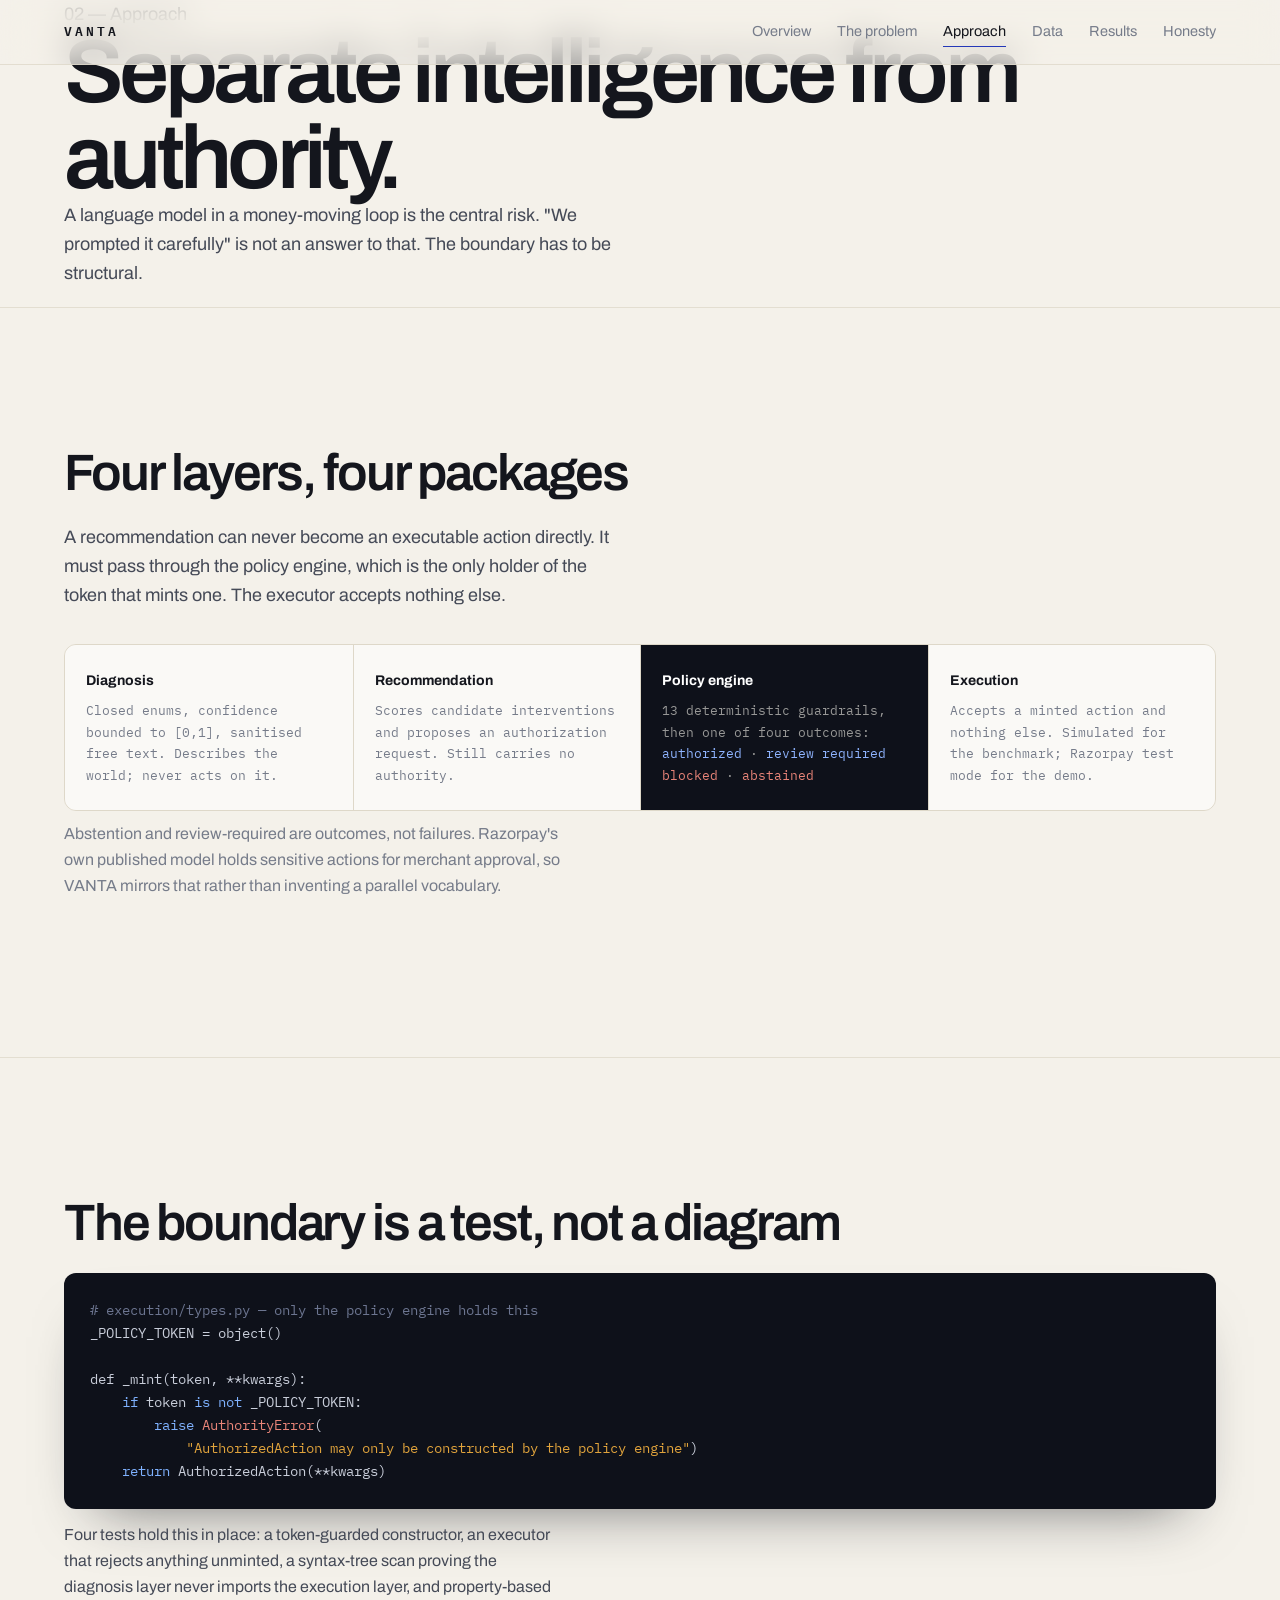
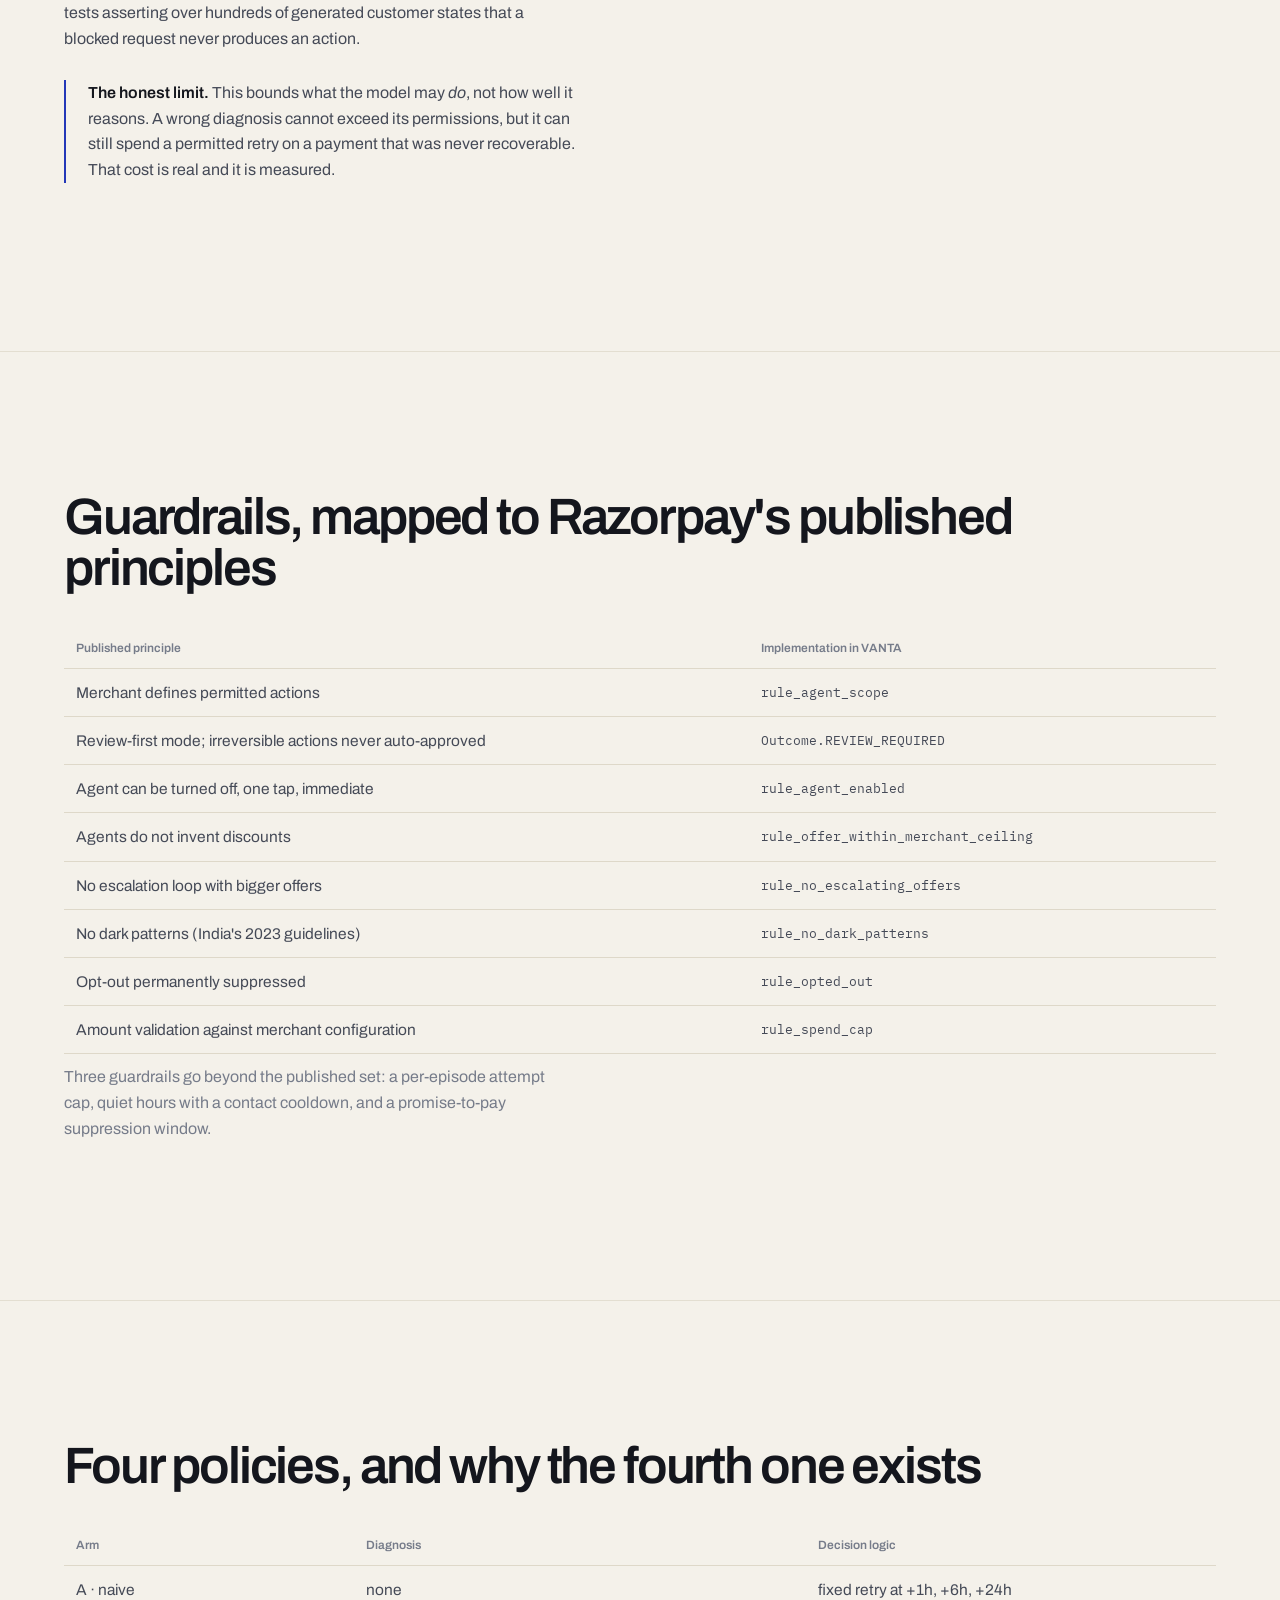
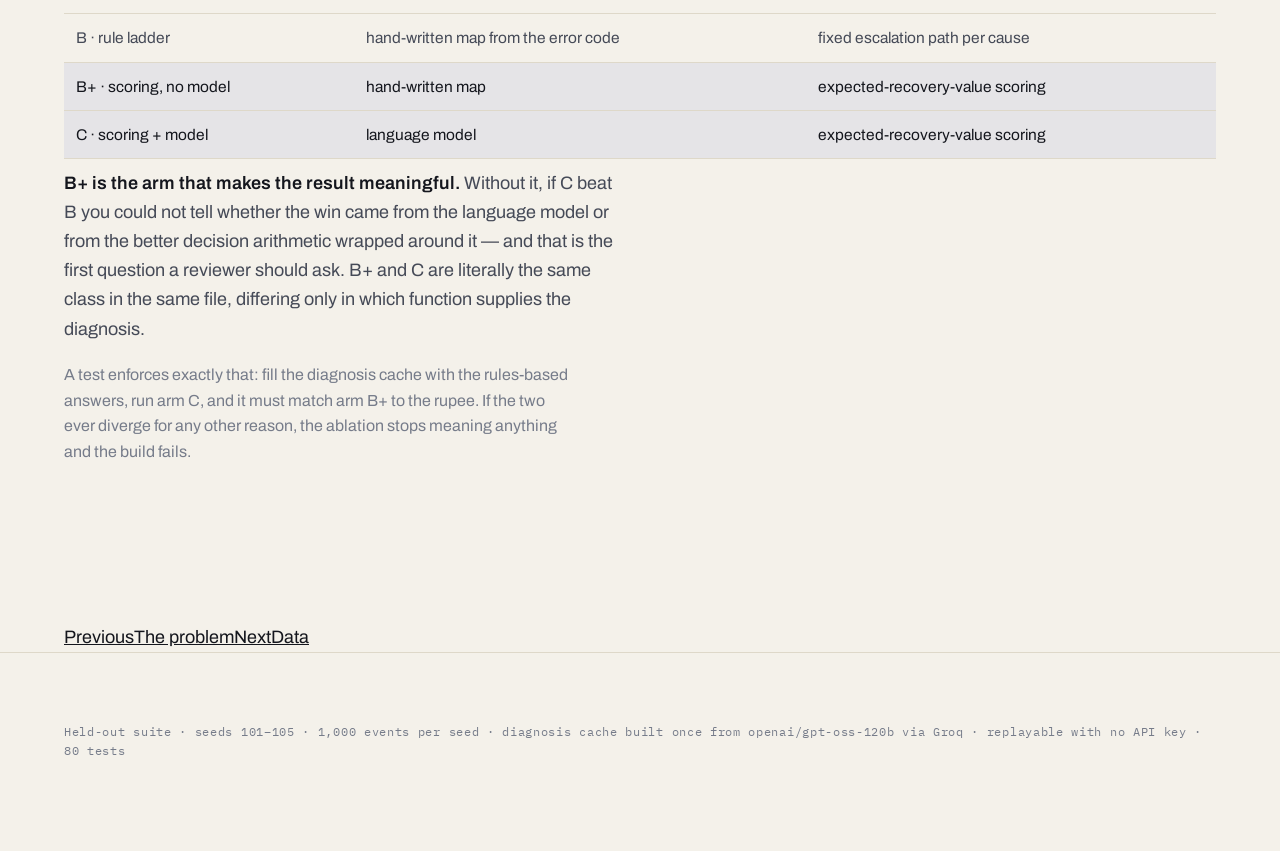
<file: vanta-site/approach.html>
<!doctype html>
<html lang="en">
<head>
<meta charset="utf-8">
<meta name="viewport" content="width=device-width, initial-scale=1">
<title>Approach — VANTA</title>
<meta name="description" content="Four layers, four policies, and an authority boundary enforced by tests rather than convention.">
<link rel="preconnect" href="https://fonts.googleapis.com">
<link rel="preconnect" href="https://fonts.gstatic.com" crossorigin>
<link href="https://fonts.googleapis.com/css2?family=Archivo:wght@400;500;600;700&family=IBM+Plex+Mono:wght@400;500;600&display=swap" rel="stylesheet">
<link rel="stylesheet" href="assets/style.css">
</head>
<body>
<nav class="top"><div class="wrap"><a class="brand" href="index.html">VANTA</a><div class="links"><a href="index.html">Overview</a><a href="problem.html">The problem</a><a href="approach.html" aria-current="page">Approach</a><a href="data.html">Data</a><a href="results.html">Results</a><a href="honesty.html">Honesty</a></div></div></nav>
<div class="wrap phead">
  <div class="kicker">02 — Approach</div>
  <h1>Separate intelligence from authority.</h1>
  <p class="lede">A language model in a money-moving loop is the central risk. "We prompted it carefully" is not an answer to that. The boundary has to be structural.</p>
</div>

<section>
  <div class="wrap reveal">
    <h2>Four layers, four packages</h2>
    <p>A recommendation can never become an executable action directly. It must pass through the policy engine, which is the only holder of the token that mints one. The executor accepts nothing else.</p>
    <div class="chain">
      <div class="node"><b>Diagnosis</b>Closed enums, confidence bounded to [0,1], sanitised free text. Describes the world; never acts on it.</div>
      <div class="node"><b>Recommendation</b>Scores candidate interventions and proposes an authorization request. Still carries no authority.</div>
      <div class="node gateway"><b>Policy engine</b>13 deterministic guardrails, then one of four outcomes:<br><span class="yes">authorized</span> &middot; <span class="yes">review required</span><br><span class="no">blocked</span> &middot; <span class="no">abstained</span></div>
      <div class="node"><b>Execution</b>Accepts a minted action and nothing else. Simulated for the benchmark; Razorpay test mode for the demo.</div>
    </div>
    <p class="small dim">Abstention and review-required are outcomes, not failures. Razorpay's own published model holds sensitive actions for merchant approval, so VANTA mirrors that rather than inventing a parallel vocabulary.</p>
  </div>
</section>

<section>
  <div class="wrap reveal">
    <h2>The boundary is a test, not a diagram</h2>
    <pre><span class="c"># execution/types.py — only the policy engine holds this</span>
_POLICY_TOKEN = object()

def _mint(token, **kwargs):
    <span class="k">if</span> token <span class="k">is not</span> _POLICY_TOKEN:
        <span class="k">raise</span> <span class="r">AuthorityError</span>(
            <span class="m">"AuthorizedAction may only be constructed by the policy engine"</span>)
    <span class="k">return</span> AuthorizedAction(**kwargs)</pre>
    <p class="small">Four tests hold this in place: a token-guarded constructor, an executor that rejects anything unminted, a syntax-tree scan proving the diagnosis layer never imports the execution layer, and property-based tests asserting over hundreds of generated customer states that a blocked request never produces an action.</p>
    <div class="note">
      <p class="small" style="margin:0"><strong>The honest limit.</strong> This bounds what the model may <em>do</em>, not how well it reasons. A wrong diagnosis cannot exceed its permissions, but it can still spend a permitted retry on a payment that was never recoverable. That cost is real and it is measured.</p>
    </div>
  </div>
</section>

<section>
  <div class="wrap reveal">
    <h2>Guardrails, mapped to Razorpay's published principles</h2>
    <div class="scroller">
      <table>
        <tr><th>Published principle</th><th>Implementation in VANTA</th></tr>
        <tr><td>Merchant defines permitted actions</td><td class="mono">rule_agent_scope</td></tr>
        <tr><td>Review-first mode; irreversible actions never auto-approved</td><td class="mono">Outcome.REVIEW_REQUIRED</td></tr>
        <tr><td>Agent can be turned off, one tap, immediate</td><td class="mono">rule_agent_enabled</td></tr>
        <tr><td>Agents do not invent discounts</td><td class="mono">rule_offer_within_merchant_ceiling</td></tr>
        <tr><td>No escalation loop with bigger offers</td><td class="mono">rule_no_escalating_offers</td></tr>
        <tr><td>No dark patterns (India's 2023 guidelines)</td><td class="mono">rule_no_dark_patterns</td></tr>
        <tr><td>Opt-out permanently suppressed</td><td class="mono">rule_opted_out</td></tr>
        <tr><td>Amount validation against merchant configuration</td><td class="mono">rule_spend_cap</td></tr>
      </table>
    </div>
    <p class="small dim">Three guardrails go beyond the published set: a per-episode attempt cap, quiet hours with a contact cooldown, and a promise-to-pay suppression window.</p>
  </div>
</section>

<section>
  <div class="wrap reveal">
    <h2>Four policies, and why the fourth one exists</h2>
    <div class="scroller">
      <table>
        <tr><th>Arm</th><th>Diagnosis</th><th>Decision logic</th></tr>
        <tr><td>A · naive</td><td>none</td><td>fixed retry at +1h, +6h, +24h</td></tr>
        <tr><td>B · rule ladder</td><td>hand-written map from the error code</td><td>fixed escalation path per cause</td></tr>
        <tr class="hi"><td>B+ · scoring, no model</td><td>hand-written map</td><td>expected-recovery-value scoring</td></tr>
        <tr class="hi"><td>C · scoring + model</td><td>language model</td><td>expected-recovery-value scoring</td></tr>
      </table>
    </div>
    <p><strong>B+ is the arm that makes the result meaningful.</strong> Without it, if C beat B you could not tell whether the win came from the language model or from the better decision arithmetic wrapped around it — and that is the first question a reviewer should ask. B+ and C are literally the same class in the same file, differing only in which function supplies the diagnosis.</p>
    <p class="small dim">A test enforces exactly that: fill the diagnosis cache with the rules-based answers, run arm C, and it must match arm B+ to the rupee. If the two ever diverge for any other reason, the ablation stops meaning anything and the build fails.</p>
  </div>
</section>
<div class="wrap"><div class="pager"><a href="problem.html"><span class="lbl">Previous</span>The problem</a><a href="data.html" style="text-align:right"><span class="lbl">Next</span>Data</a></div></div><footer><div class="wrap">Held-out suite &middot; seeds 101&ndash;105 &middot; 1,000 events per seed &middot; diagnosis cache built once from openai/gpt-oss-120b via Groq &middot; replayable with no API key &middot; 80 tests</div></footer><script src="assets/site.js"></script>
</body>
</html>
</file>
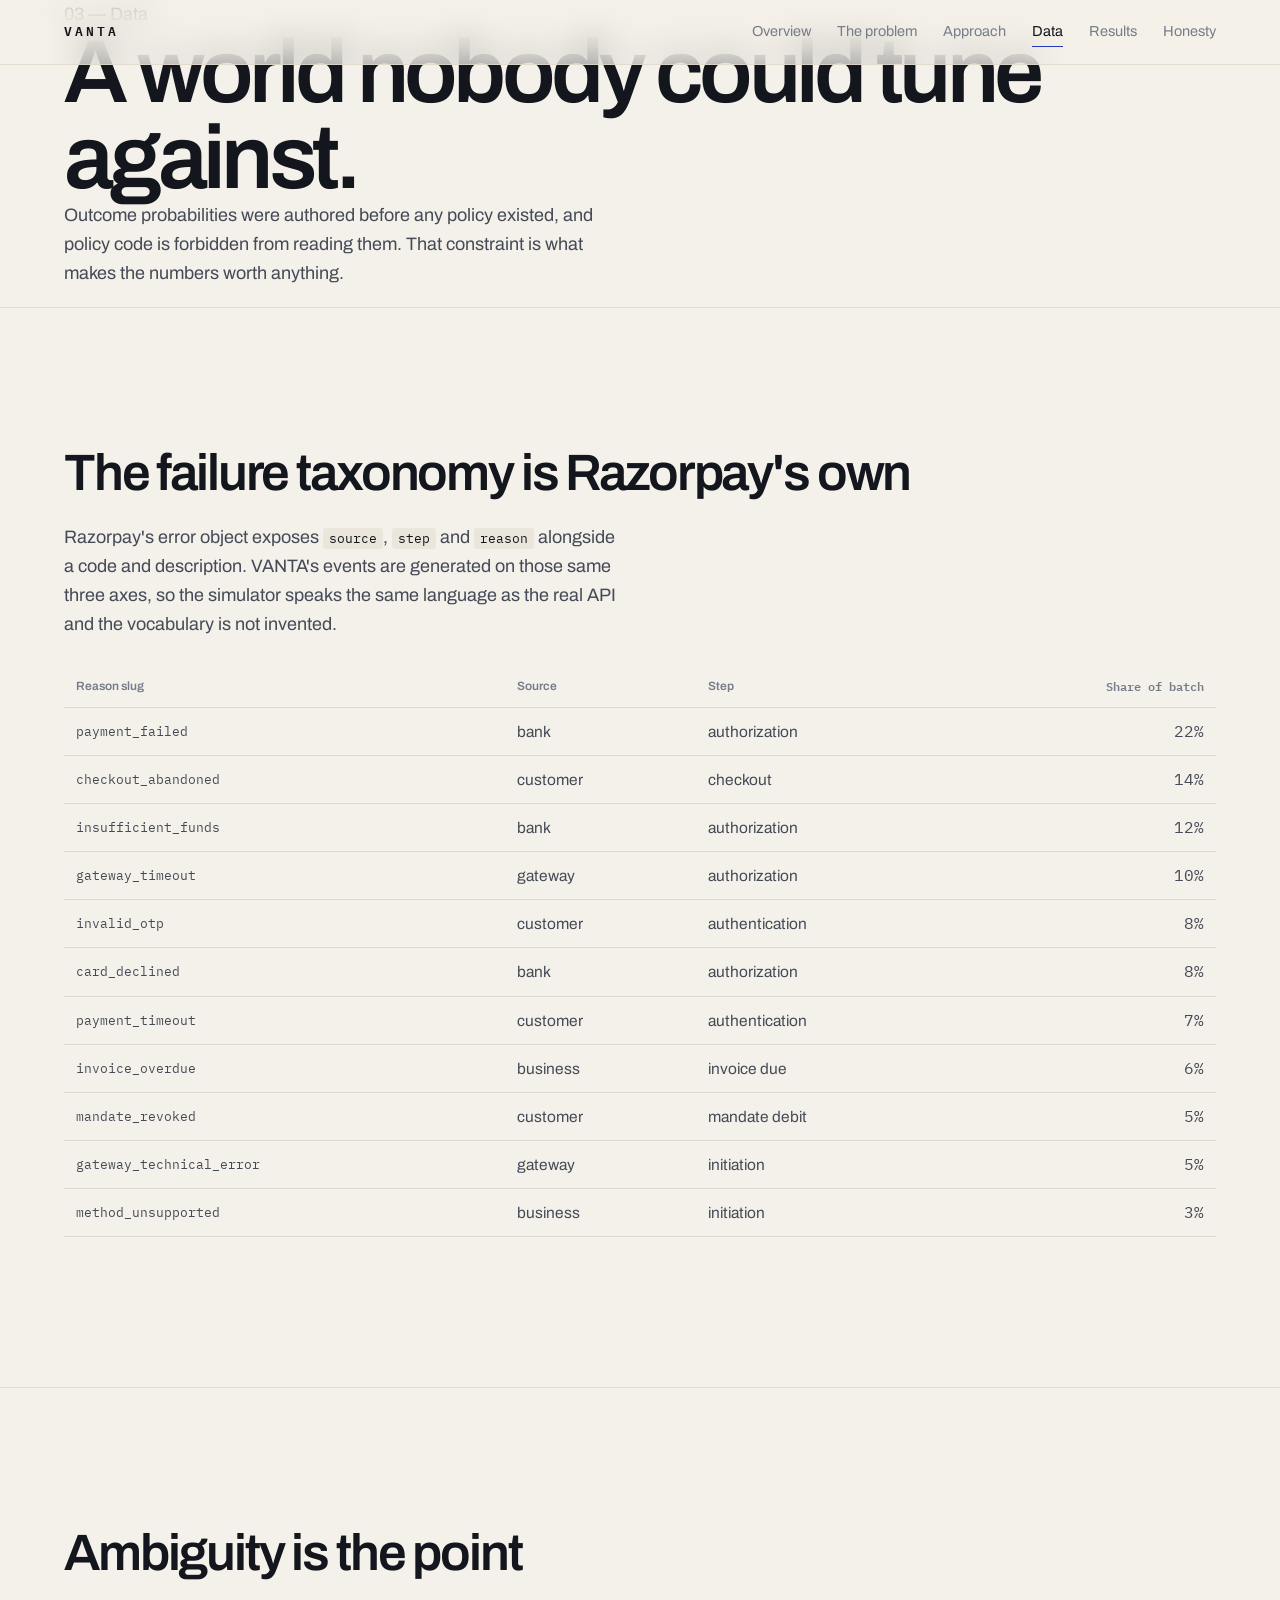
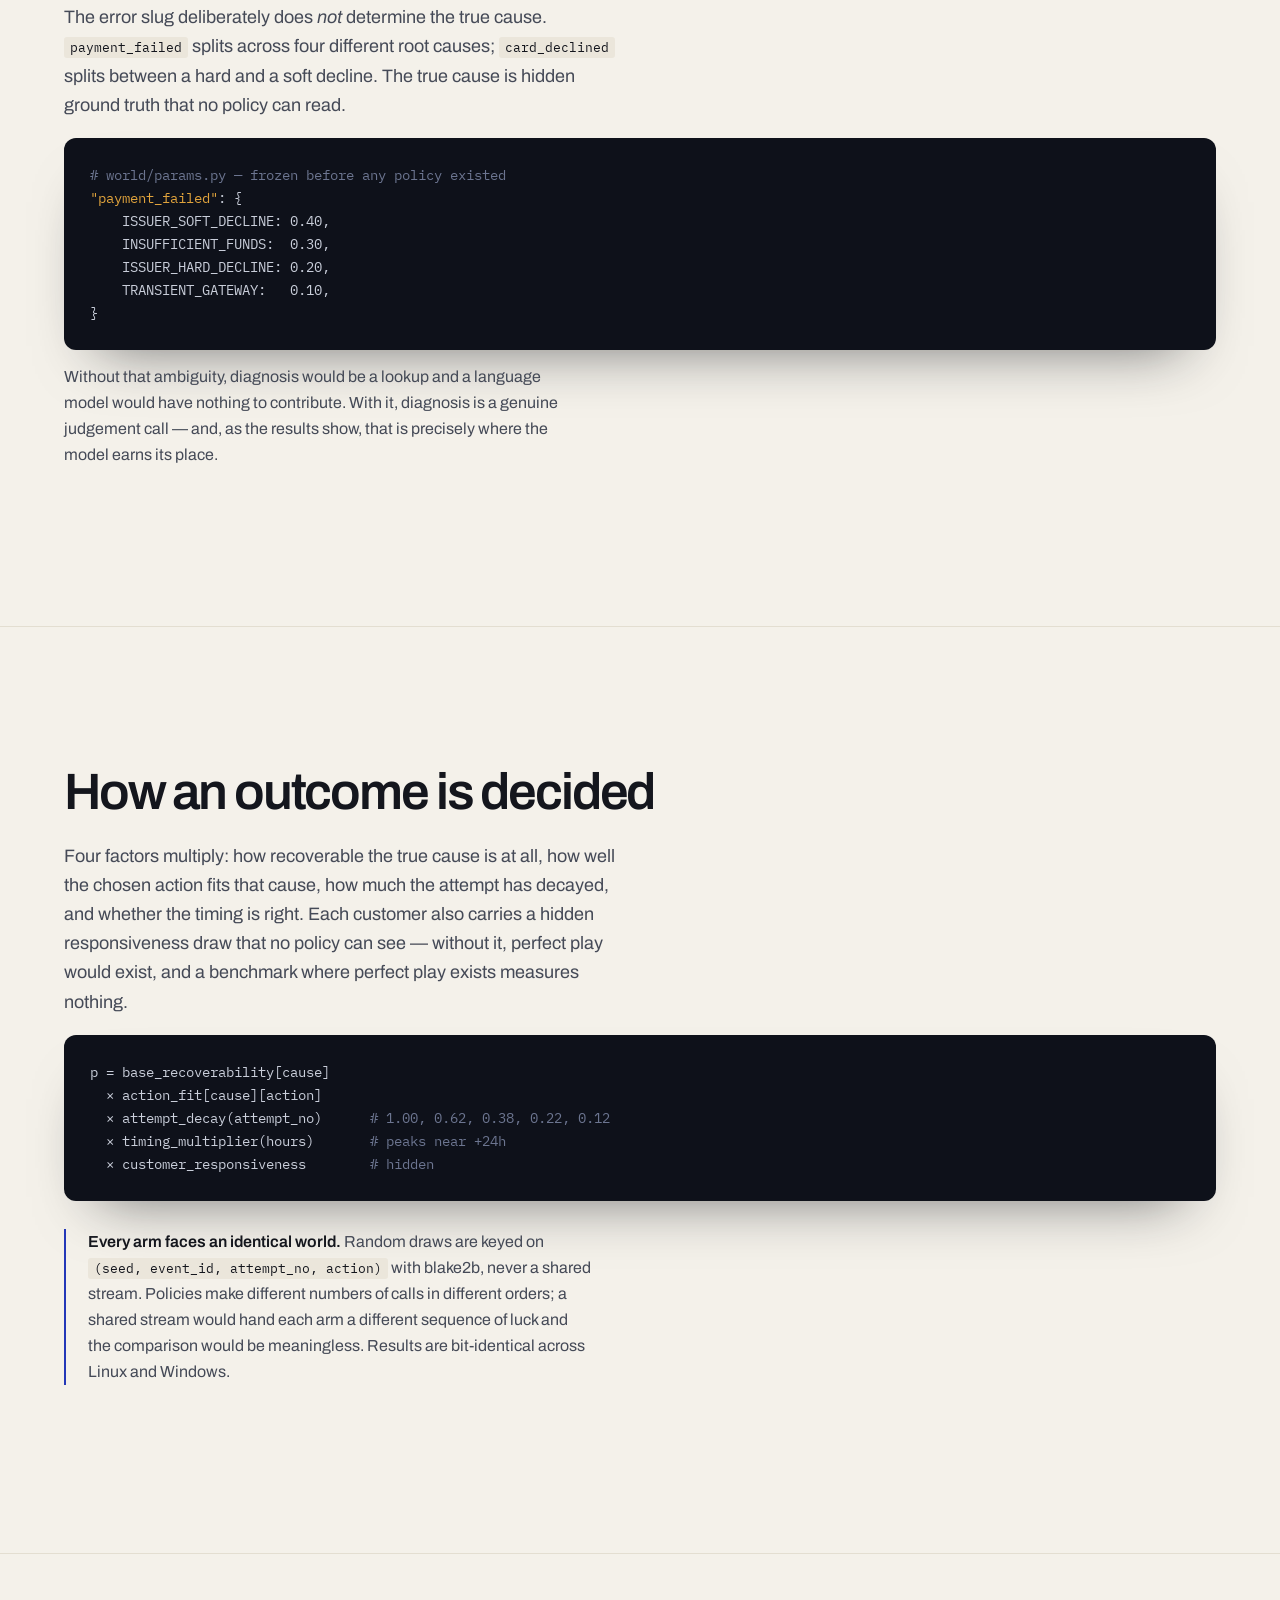
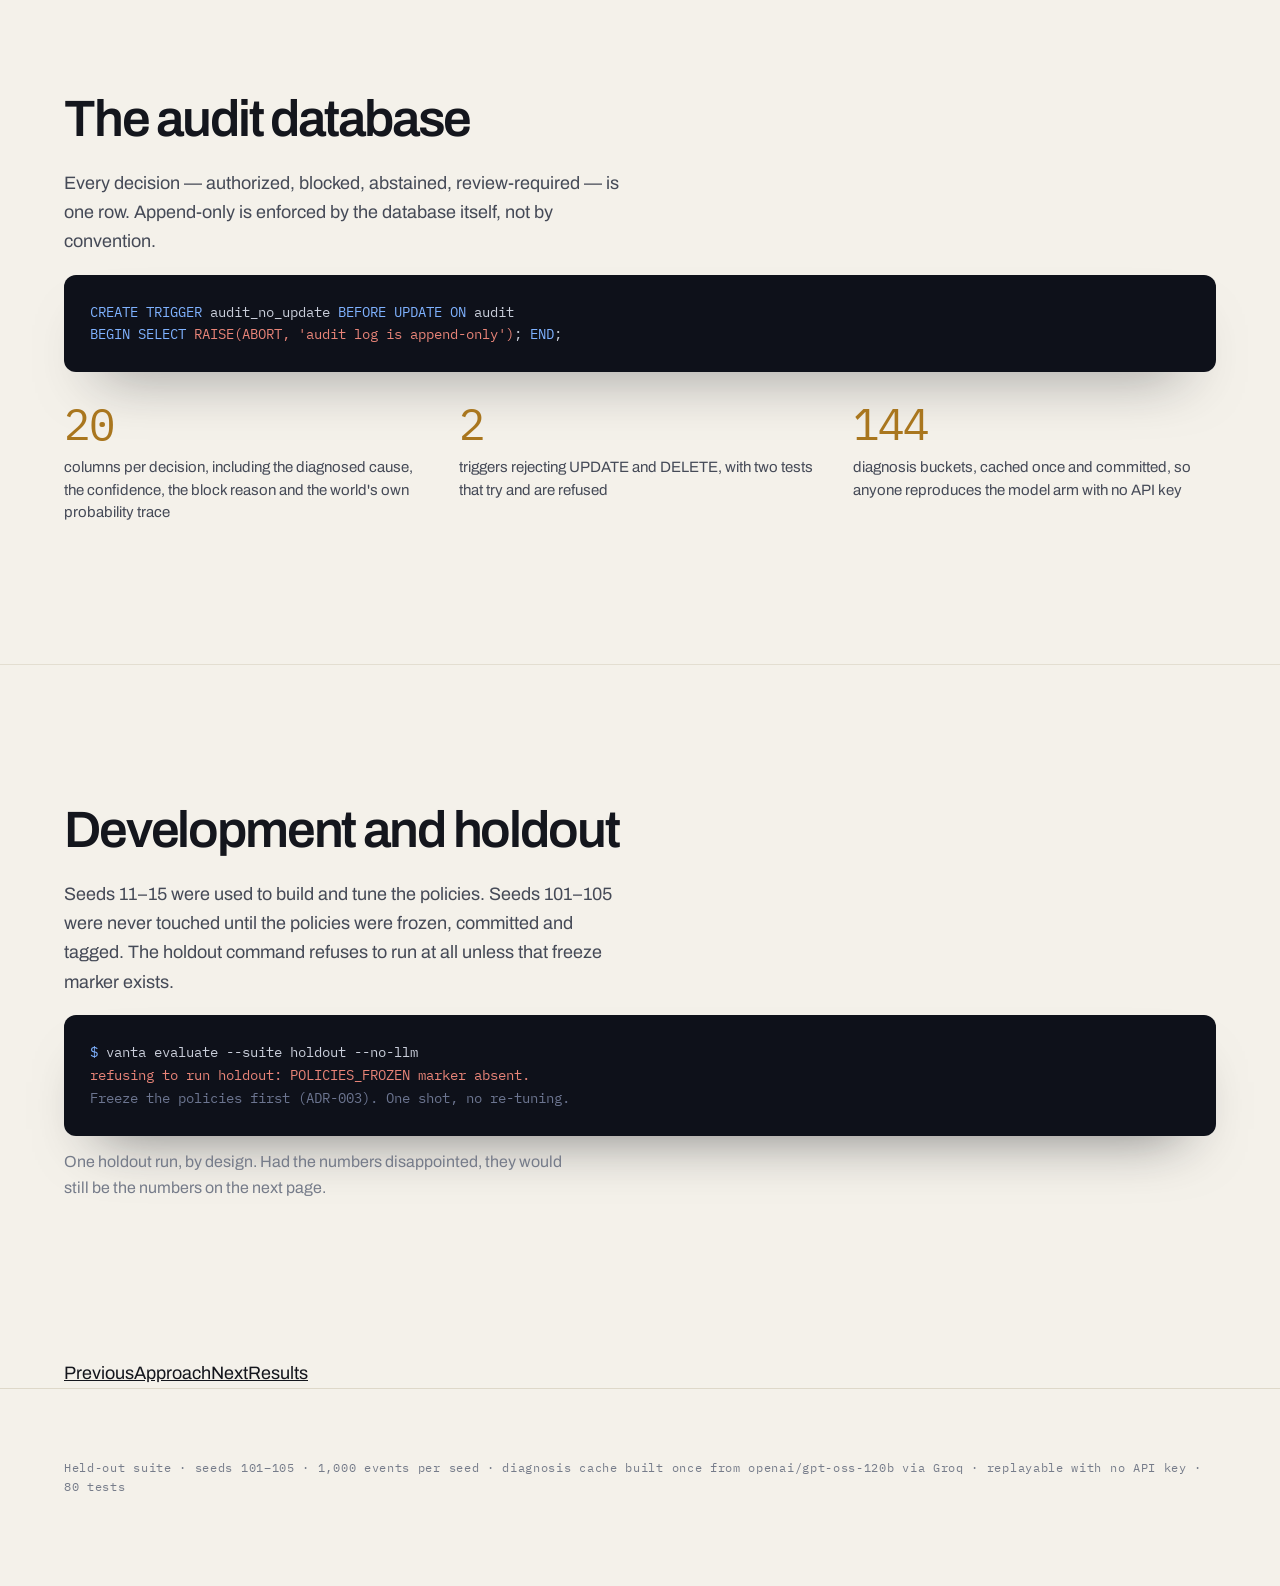
<file: vanta-site/data.html>
<!doctype html>
<html lang="en">
<head>
<meta charset="utf-8">
<meta name="viewport" content="width=device-width, initial-scale=1">
<title>Data — VANTA</title>
<meta name="description" content="The frozen world, the event generator, the diagnosis cache and the append-only audit database.">
<link rel="preconnect" href="https://fonts.googleapis.com">
<link rel="preconnect" href="https://fonts.gstatic.com" crossorigin>
<link href="https://fonts.googleapis.com/css2?family=Archivo:wght@400;500;600;700&family=IBM+Plex+Mono:wght@400;500;600&display=swap" rel="stylesheet">
<link rel="stylesheet" href="assets/style.css">
</head>
<body>
<nav class="top"><div class="wrap"><a class="brand" href="index.html">VANTA</a><div class="links"><a href="index.html">Overview</a><a href="problem.html">The problem</a><a href="approach.html">Approach</a><a href="data.html" aria-current="page">Data</a><a href="results.html">Results</a><a href="honesty.html">Honesty</a></div></div></nav>
<div class="wrap phead">
  <div class="kicker">03 — Data</div>
  <h1>A world nobody could tune against.</h1>
  <p class="lede">Outcome probabilities were authored before any policy existed, and policy code is forbidden from reading them. That constraint is what makes the numbers worth anything.</p>
</div>

<section>
  <div class="wrap reveal">
    <h2>The failure taxonomy is Razorpay's own</h2>
    <p>Razorpay's error object exposes <code>source</code>, <code>step</code> and <code>reason</code> alongside a code and description. VANTA's events are generated on those same three axes, so the simulator speaks the same language as the real API and the vocabulary is not invented.</p>
    <div class="scroller">
      <table>
        <tr><th>Reason slug</th><th>Source</th><th>Step</th><th class="n">Share of batch</th></tr>
        <tr><td class="mono">payment_failed</td><td>bank</td><td>authorization</td><td class="n">22%</td></tr>
        <tr><td class="mono">checkout_abandoned</td><td>customer</td><td>checkout</td><td class="n">14%</td></tr>
        <tr><td class="mono">insufficient_funds</td><td>bank</td><td>authorization</td><td class="n">12%</td></tr>
        <tr><td class="mono">gateway_timeout</td><td>gateway</td><td>authorization</td><td class="n">10%</td></tr>
        <tr><td class="mono">invalid_otp</td><td>customer</td><td>authentication</td><td class="n">8%</td></tr>
        <tr><td class="mono">card_declined</td><td>bank</td><td>authorization</td><td class="n">8%</td></tr>
        <tr><td class="mono">payment_timeout</td><td>customer</td><td>authentication</td><td class="n">7%</td></tr>
        <tr><td class="mono">invoice_overdue</td><td>business</td><td>invoice due</td><td class="n">6%</td></tr>
        <tr><td class="mono">mandate_revoked</td><td>customer</td><td>mandate debit</td><td class="n">5%</td></tr>
        <tr><td class="mono">gateway_technical_error</td><td>gateway</td><td>initiation</td><td class="n">5%</td></tr>
        <tr><td class="mono">method_unsupported</td><td>business</td><td>initiation</td><td class="n">3%</td></tr>
      </table>
    </div>
  </div>
</section>

<section>
  <div class="wrap reveal">
    <h2>Ambiguity is the point</h2>
    <p>The error slug deliberately does <em>not</em> determine the true cause. <code>payment_failed</code> splits across four different root causes; <code>card_declined</code> splits between a hard and a soft decline. The true cause is hidden ground truth that no policy can read.</p>
    <pre><span class="c"># world/params.py — frozen before any policy existed</span>
<span class="m">"payment_failed"</span>: {
    ISSUER_SOFT_DECLINE: 0.40,
    INSUFFICIENT_FUNDS:  0.30,
    ISSUER_HARD_DECLINE: 0.20,
    TRANSIENT_GATEWAY:   0.10,
}</pre>
    <p class="small">Without that ambiguity, diagnosis would be a lookup and a language model would have nothing to contribute. With it, diagnosis is a genuine judgement call — and, as the results show, that is precisely where the model earns its place.</p>
  </div>
</section>

<section>
  <div class="wrap reveal">
    <h2>How an outcome is decided</h2>
    <p>Four factors multiply: how recoverable the true cause is at all, how well the chosen action fits that cause, how much the attempt has decayed, and whether the timing is right. Each customer also carries a hidden responsiveness draw that no policy can see — without it, perfect play would exist, and a benchmark where perfect play exists measures nothing.</p>
    <pre>p = base_recoverability[cause]
  × action_fit[cause][action]
  × attempt_decay(attempt_no)      <span class="c"># 1.00, 0.62, 0.38, 0.22, 0.12</span>
  × timing_multiplier(hours)       <span class="c"># peaks near +24h</span>
  × customer_responsiveness        <span class="c"># hidden</span></pre>
    <div class="note">
      <p class="small" style="margin:0"><strong>Every arm faces an identical world.</strong> Random draws are keyed on <code>(seed, event_id, attempt_no, action)</code> with blake2b, never a shared stream. Policies make different numbers of calls in different orders; a shared stream would hand each arm a different sequence of luck and the comparison would be meaningless. Results are bit-identical across Linux and Windows.</p>
    </div>
  </div>
</section>

<section>
  <div class="wrap reveal">
    <h2>The audit database</h2>
    <p>Every decision — authorized, blocked, abstained, review-required — is one row. Append-only is enforced by the database itself, not by convention.</p>
    <pre><span class="k">CREATE TRIGGER</span> audit_no_update <span class="k">BEFORE UPDATE ON</span> audit
<span class="k">BEGIN</span> <span class="k">SELECT</span> <span class="r">RAISE(ABORT, 'audit log is append-only')</span>; <span class="k">END</span>;</pre>
    <div class="grid3" style="margin-top:30px">
      <div class="fact"><div class="n num">20</div><div class="l">columns per decision, including the diagnosed cause, the confidence, the block reason and the world's own probability trace</div></div>
      <div class="fact"><div class="n num">2</div><div class="l">triggers rejecting UPDATE and DELETE, with two tests that try and are refused</div></div>
      <div class="fact"><div class="n num">144</div><div class="l">diagnosis buckets, cached once and committed, so anyone reproduces the model arm with no API key</div></div>
    </div>
  </div>
</section>

<section>
  <div class="wrap reveal">
    <h2>Development and holdout</h2>
    <p>Seeds 11–15 were used to build and tune the policies. Seeds 101–105 were never touched until the policies were frozen, committed and tagged. The holdout command refuses to run at all unless that freeze marker exists.</p>
    <pre><span class="k">$</span> vanta evaluate --suite holdout --no-llm
<span class="r">refusing to run holdout: POLICIES_FROZEN marker absent.</span>
<span class="c">Freeze the policies first (ADR-003). One shot, no re-tuning.</span></pre>
    <p class="small dim">One holdout run, by design. Had the numbers disappointed, they would still be the numbers on the next page.</p>
  </div>
</section>
<div class="wrap"><div class="pager"><a href="approach.html"><span class="lbl">Previous</span>Approach</a><a href="results.html" style="text-align:right"><span class="lbl">Next</span>Results</a></div></div><footer><div class="wrap">Held-out suite &middot; seeds 101&ndash;105 &middot; 1,000 events per seed &middot; diagnosis cache built once from openai/gpt-oss-120b via Groq &middot; replayable with no API key &middot; 80 tests</div></footer><script src="assets/site.js"></script>
</body>
</html>
</file>
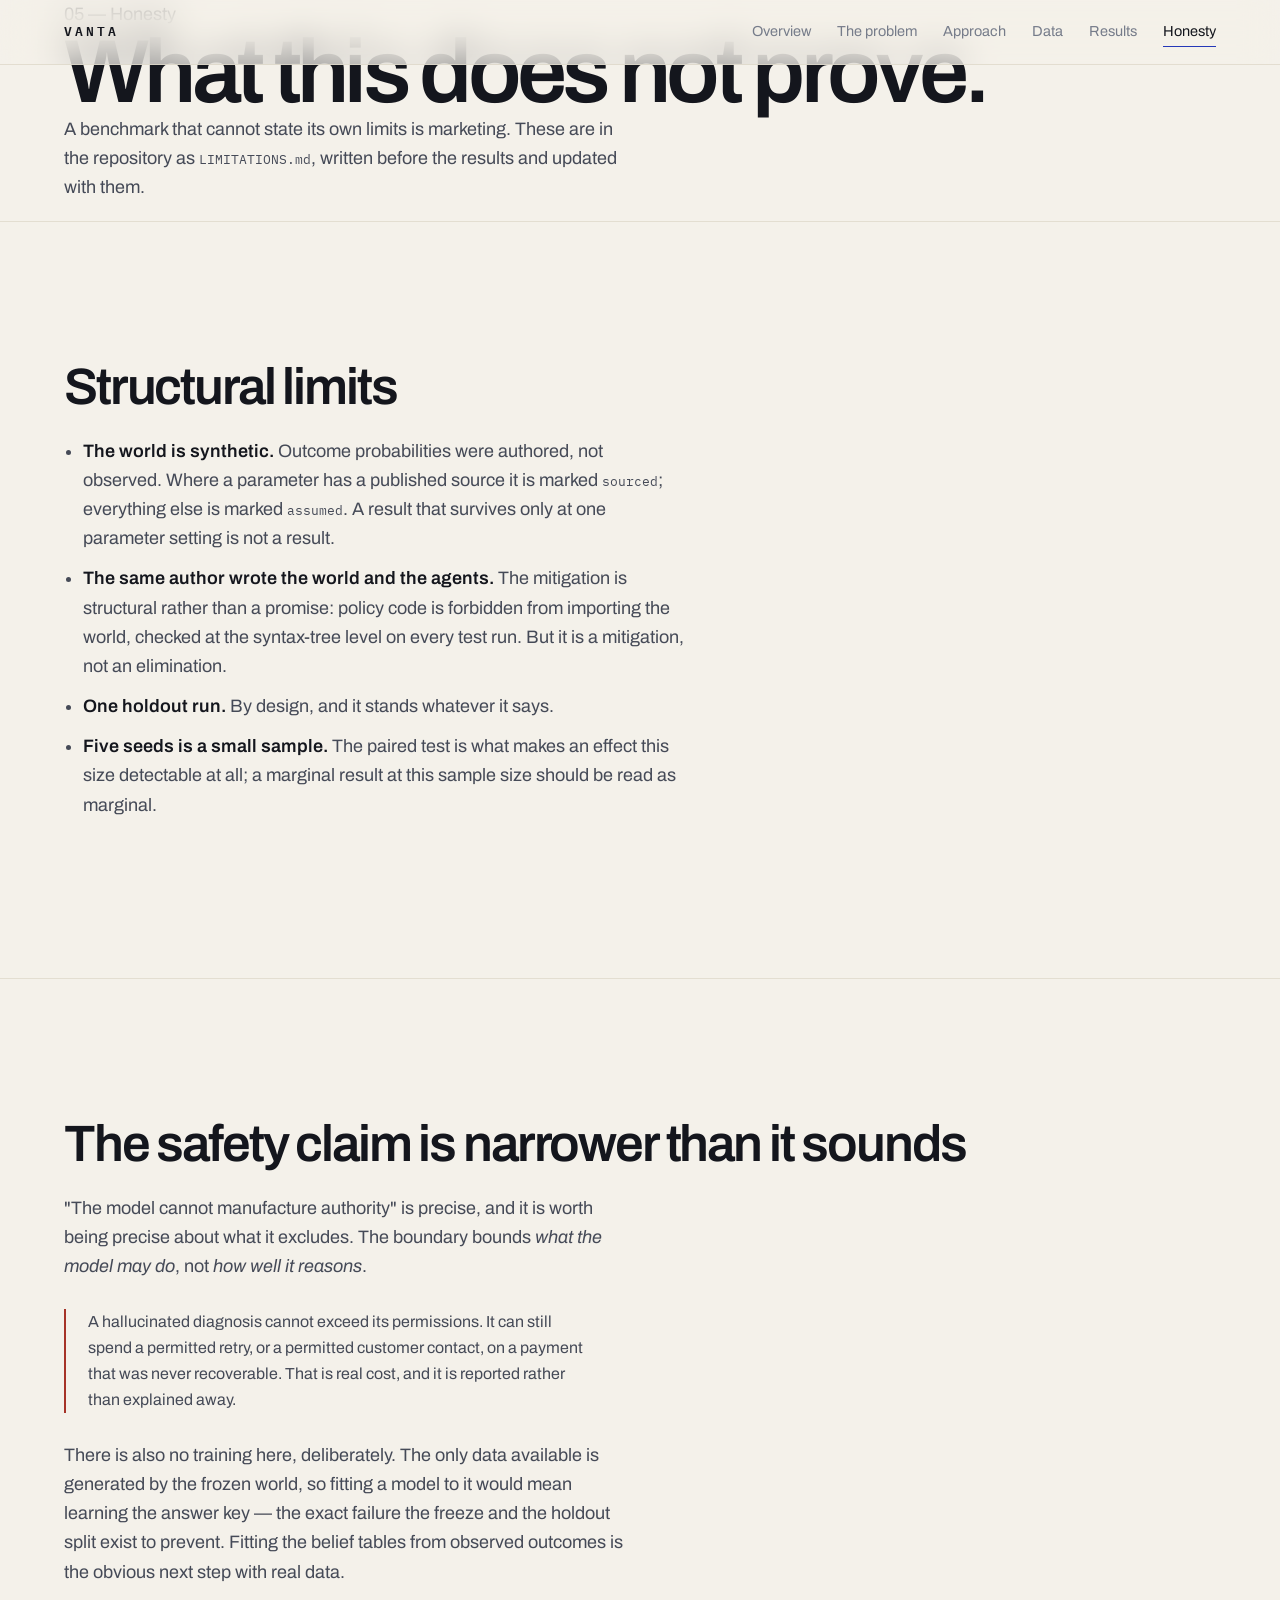
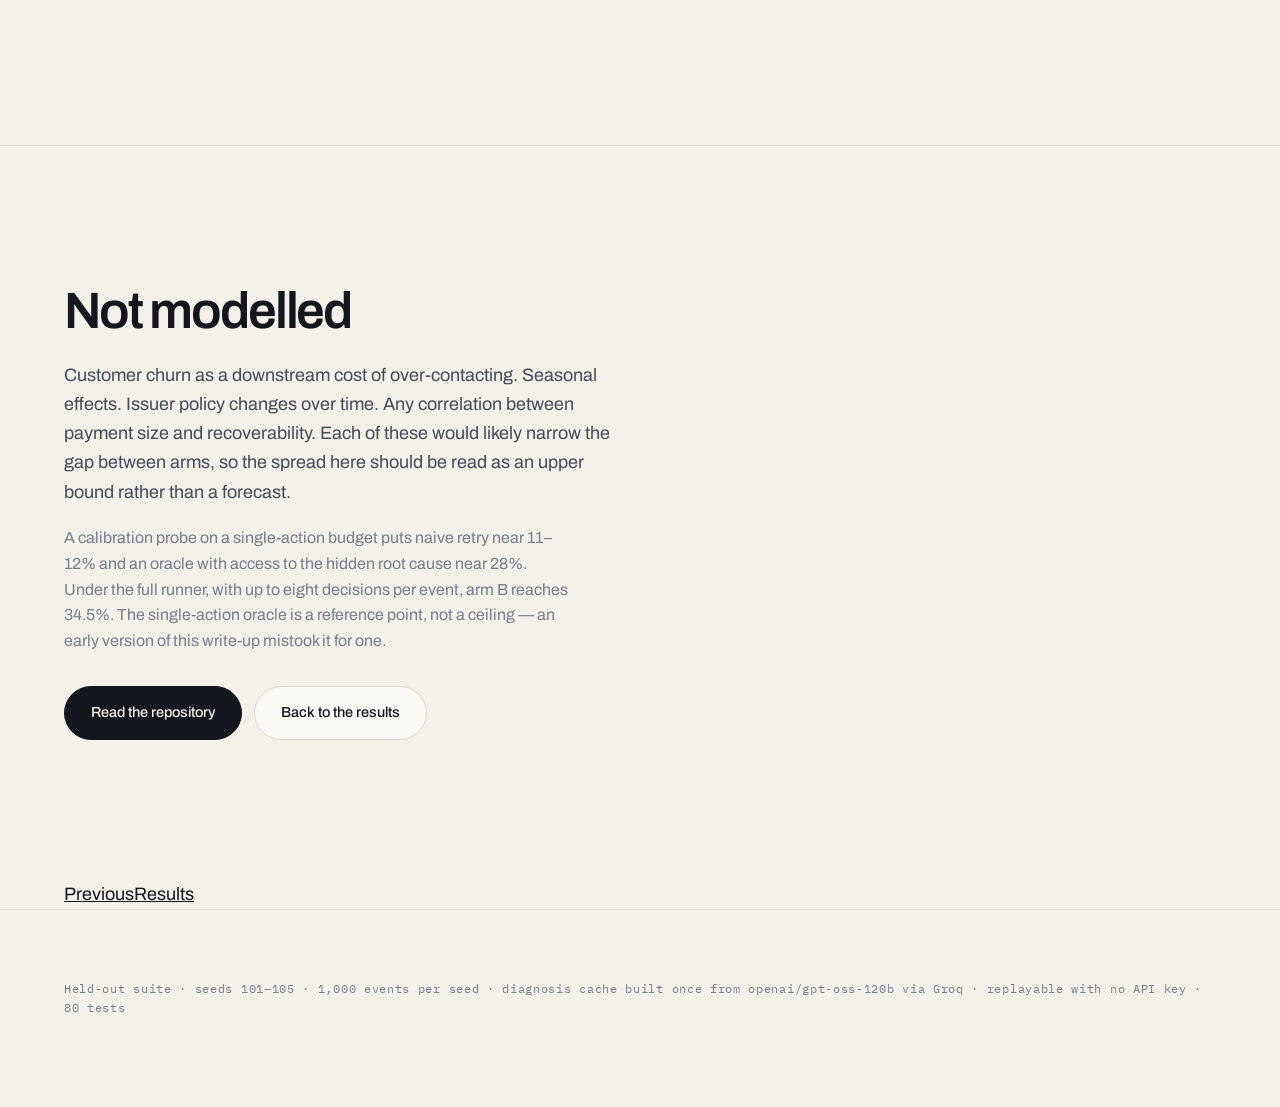
<file: vanta-site/honesty.html>
<!doctype html>
<html lang="en">
<head>
<meta charset="utf-8">
<meta name="viewport" content="width=device-width, initial-scale=1">
<title>Honesty — VANTA</title>
<meta name="description" content="What this benchmark does not prove, and the limits of the safety claim.">
<link rel="preconnect" href="https://fonts.googleapis.com">
<link rel="preconnect" href="https://fonts.gstatic.com" crossorigin>
<link href="https://fonts.googleapis.com/css2?family=Archivo:wght@400;500;600;700&family=IBM+Plex+Mono:wght@400;500;600&display=swap" rel="stylesheet">
<link rel="stylesheet" href="assets/style.css">
</head>
<body>
<nav class="top"><div class="wrap"><a class="brand" href="index.html">VANTA</a><div class="links"><a href="index.html">Overview</a><a href="problem.html">The problem</a><a href="approach.html">Approach</a><a href="data.html">Data</a><a href="results.html">Results</a><a href="honesty.html" aria-current="page">Honesty</a></div></div></nav>
<div class="wrap phead">
  <div class="kicker">05 — Honesty</div>
  <h1>What this does not prove.</h1>
  <p class="lede">A benchmark that cannot state its own limits is marketing. These are in the repository as <span class="mono">LIMITATIONS.md</span>, written before the results and updated with them.</p>
</div>

<section>
  <div class="wrap reveal">
    <h2>Structural limits</h2>
    <ul>
      <li><strong>The world is synthetic.</strong> Outcome probabilities were authored, not observed. Where a parameter has a published source it is marked <span class="mono">sourced</span>; everything else is marked <span class="mono">assumed</span>. A result that survives only at one parameter setting is not a result.</li>
      <li><strong>The same author wrote the world and the agents.</strong> The mitigation is structural rather than a promise: policy code is forbidden from importing the world, checked at the syntax-tree level on every test run. But it is a mitigation, not an elimination.</li>
      <li><strong>One holdout run.</strong> By design, and it stands whatever it says.</li>
      <li><strong>Five seeds is a small sample.</strong> The paired test is what makes an effect this size detectable at all; a marginal result at this sample size should be read as marginal.</li>
    </ul>
  </div>
</section>

<section>
  <div class="wrap reveal">
    <h2>The safety claim is narrower than it sounds</h2>
    <p>"The model cannot manufacture authority" is precise, and it is worth being precise about what it excludes. The boundary bounds <em>what the model may do</em>, not <em>how well it reasons</em>.</p>
    <div class="warnbox">
      <p class="small" style="margin:0">A hallucinated diagnosis cannot exceed its permissions. It can still spend a permitted retry, or a permitted customer contact, on a payment that was never recoverable. That is real cost, and it is reported rather than explained away.</p>
    </div>
    <p>There is also no training here, deliberately. The only data available is generated by the frozen world, so fitting a model to it would mean learning the answer key — the exact failure the freeze and the holdout split exist to prevent. Fitting the belief tables from observed outcomes is the obvious next step with real data.</p>
  </div>
</section>

<section>
  <div class="wrap reveal">
    <h2>Not modelled</h2>
    <p>Customer churn as a downstream cost of over-contacting. Seasonal effects. Issuer policy changes over time. Any correlation between payment size and recoverability. Each of these would likely narrow the gap between arms, so the spread here should be read as an upper bound rather than a forecast.</p>
    <p class="small dim">A calibration probe on a single-action budget puts naive retry near 11–12% and an oracle with access to the hidden root cause near 28%. Under the full runner, with up to eight decisions per event, arm B reaches 34.5%. The single-action oracle is a reference point, not a ceiling — an early version of this write-up mistook it for one.</p>
    <div class="cta">
      <a class="btn primary" href="https://github.com/">Read the repository</a>
      <a class="btn" href="results.html">Back to the results</a>
    </div>
  </div>
</section>
<div class="wrap"><div class="pager"><a href="results.html"><span class="lbl">Previous</span>Results</a><span></span></div></div><footer><div class="wrap">Held-out suite &middot; seeds 101&ndash;105 &middot; 1,000 events per seed &middot; diagnosis cache built once from openai/gpt-oss-120b via Groq &middot; replayable with no API key &middot; 80 tests</div></footer><script src="assets/site.js"></script>
</body>
</html>
</file>
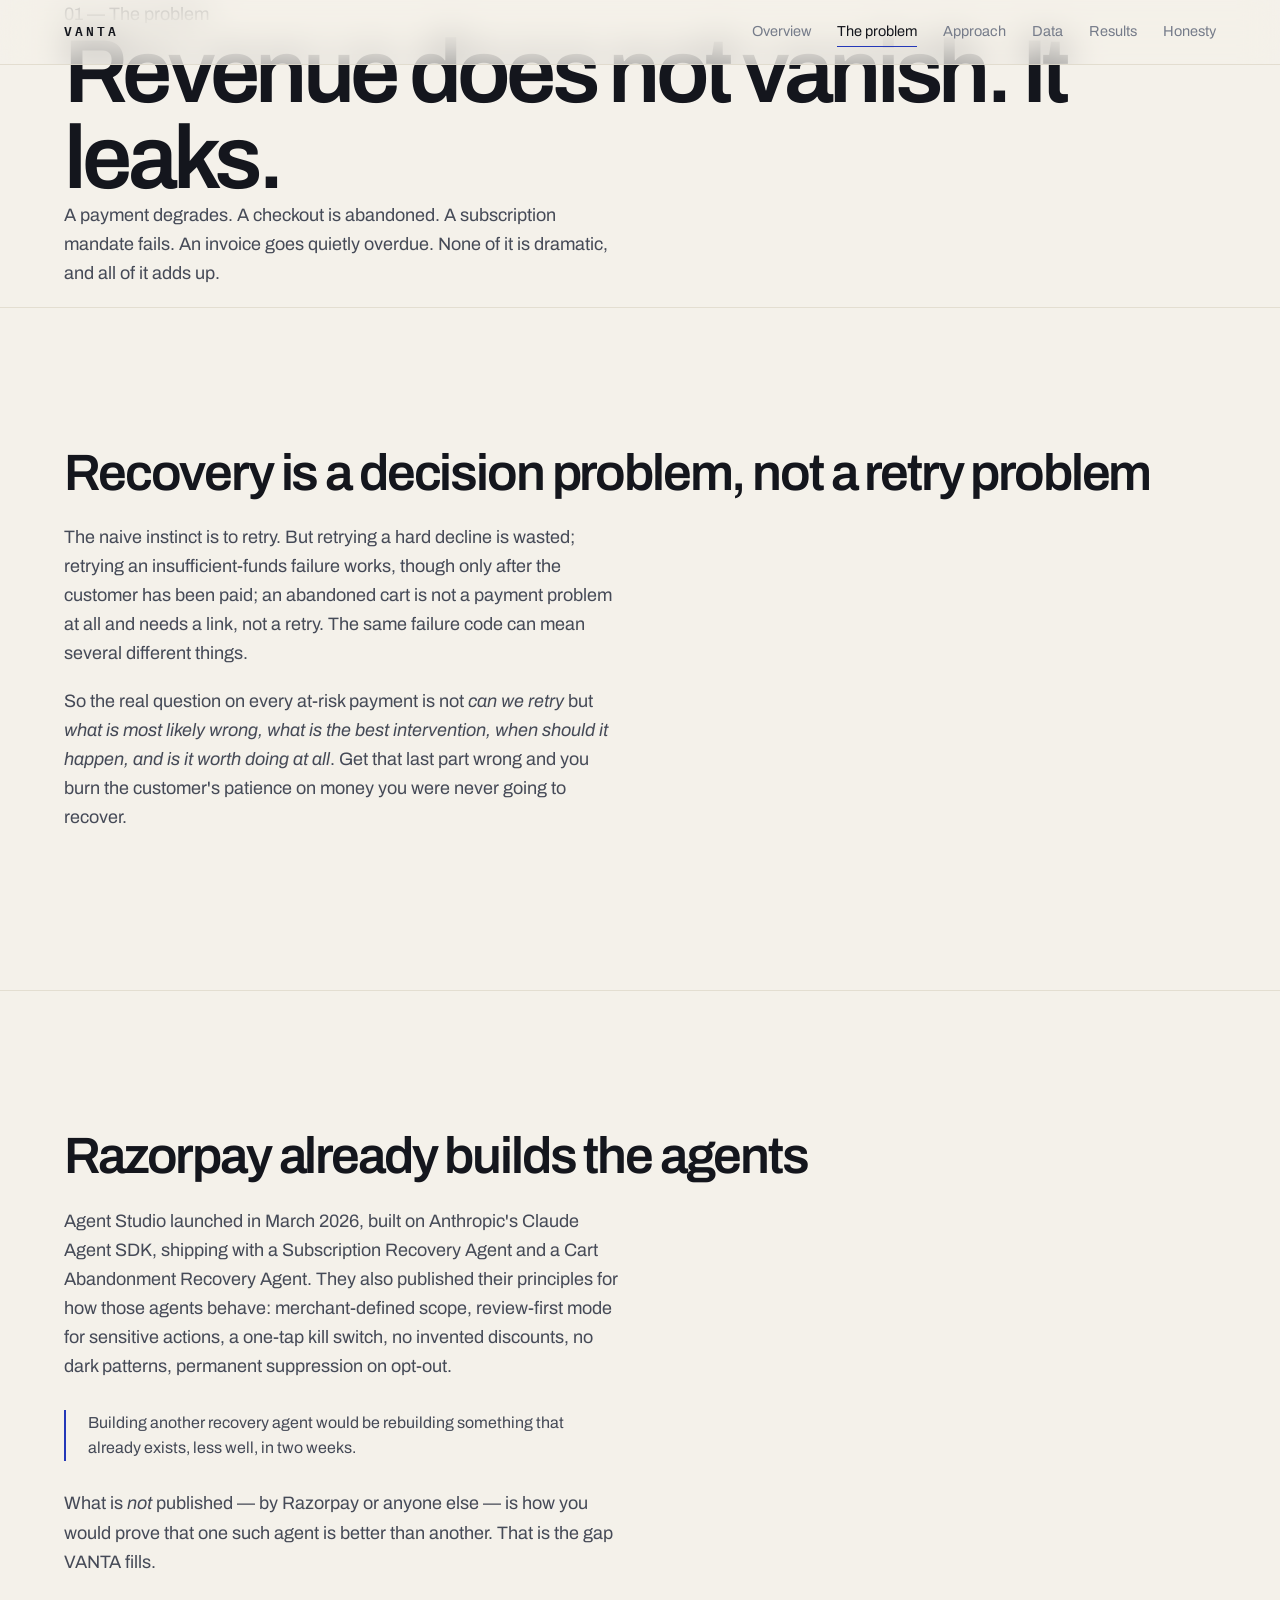
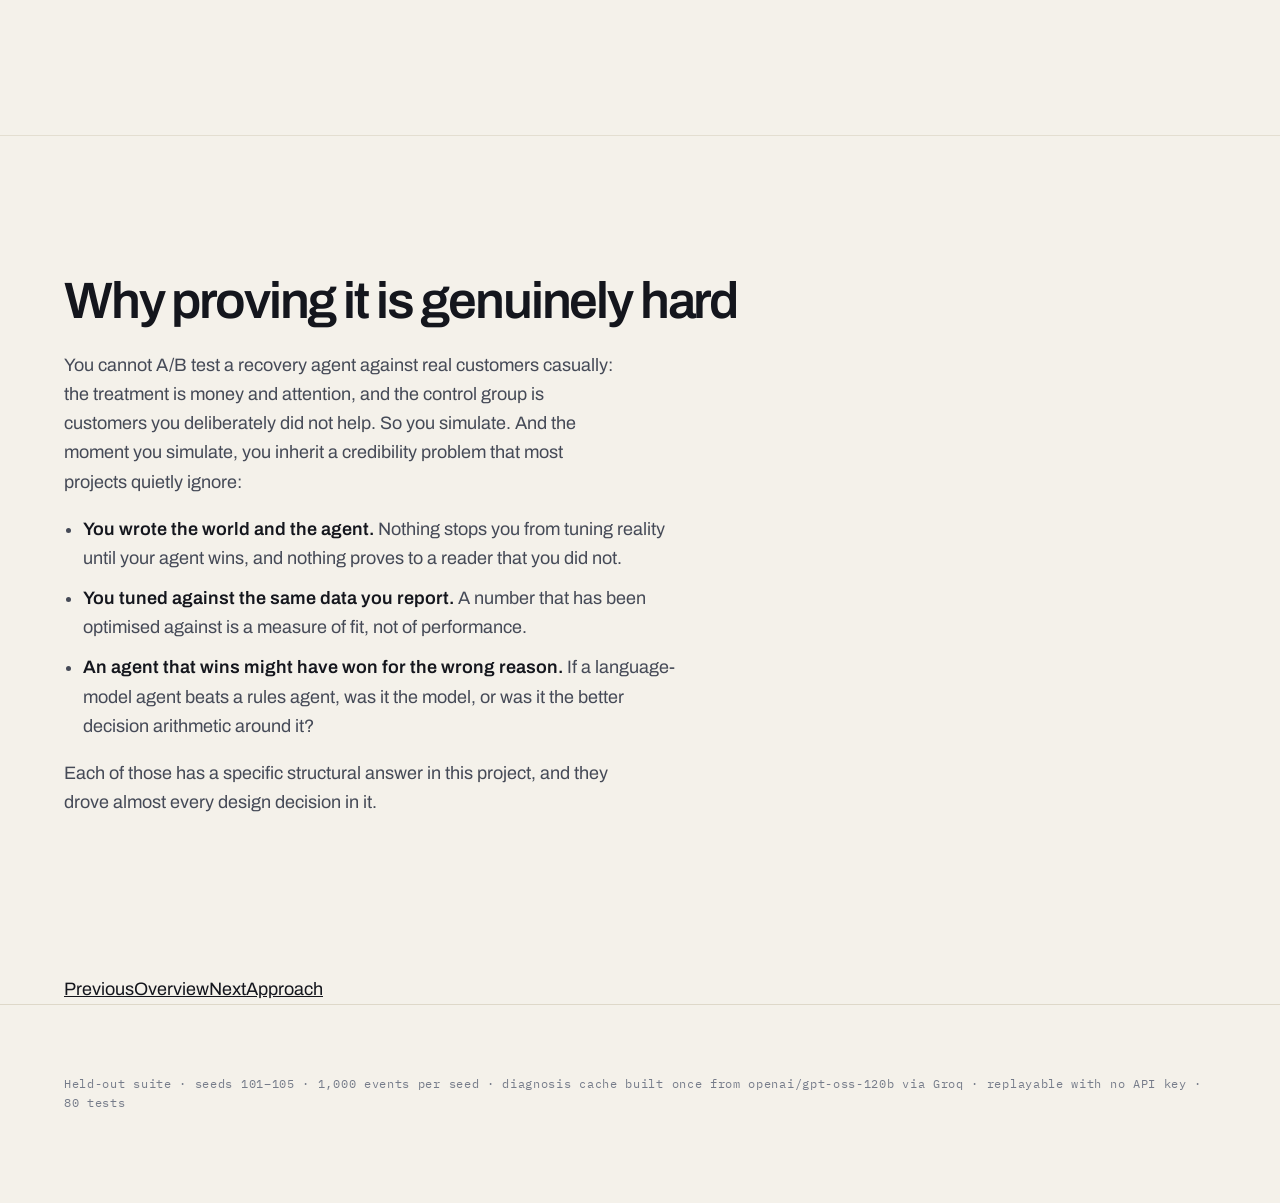
<file: vanta-site/problem.html>
<!doctype html>
<html lang="en">
<head>
<meta charset="utf-8">
<meta name="viewport" content="width=device-width, initial-scale=1">
<title>The problem — VANTA</title>
<meta name="description" content="Why revenue recovery, why agents, and why the interesting part is measurement rather than the agent itself.">
<link rel="preconnect" href="https://fonts.googleapis.com">
<link rel="preconnect" href="https://fonts.gstatic.com" crossorigin>
<link href="https://fonts.googleapis.com/css2?family=Archivo:wght@400;500;600;700&family=IBM+Plex+Mono:wght@400;500;600&display=swap" rel="stylesheet">
<link rel="stylesheet" href="assets/style.css">
</head>
<body>
<nav class="top"><div class="wrap"><a class="brand" href="index.html">VANTA</a><div class="links"><a href="index.html">Overview</a><a href="problem.html" aria-current="page">The problem</a><a href="approach.html">Approach</a><a href="data.html">Data</a><a href="results.html">Results</a><a href="honesty.html">Honesty</a></div></div></nav>
<div class="wrap phead">
  <div class="kicker">01 — The problem</div>
  <h1>Revenue does not vanish. It leaks.</h1>
  <p class="lede">A payment degrades. A checkout is abandoned. A subscription mandate fails. An invoice goes quietly overdue. None of it is dramatic, and all of it adds up.</p>
</div>

<section>
  <div class="wrap reveal">
    <h2>Recovery is a decision problem, not a retry problem</h2>
    <p>The naive instinct is to retry. But retrying a hard decline is wasted; retrying an insufficient-funds failure works, though only after the customer has been paid; an abandoned cart is not a payment problem at all and needs a link, not a retry. The same failure code can mean several different things.</p>
    <p>So the real question on every at-risk payment is not <em>can we retry</em> but <em>what is most likely wrong, what is the best intervention, when should it happen, and is it worth doing at all</em>. Get that last part wrong and you burn the customer's patience on money you were never going to recover.</p>
  </div>
</section>

<section>
  <div class="wrap reveal">
    <h2>Razorpay already builds the agents</h2>
    <p>Agent Studio launched in March 2026, built on Anthropic's Claude Agent SDK, shipping with a Subscription Recovery Agent and a Cart Abandonment Recovery Agent. They also published their principles for how those agents behave: merchant-defined scope, review-first mode for sensitive actions, a one-tap kill switch, no invented discounts, no dark patterns, permanent suppression on opt-out.</p>
    <div class="note">
      <p class="small" style="margin:0">Building another recovery agent would be rebuilding something that already exists, less well, in two weeks.</p>
    </div>
    <p>What is <em>not</em> published — by Razorpay or anyone else — is how you would prove that one such agent is better than another. That is the gap VANTA fills.</p>
  </div>
</section>

<section>
  <div class="wrap reveal">
    <h2>Why proving it is genuinely hard</h2>
    <p>You cannot A/B test a recovery agent against real customers casually: the treatment is money and attention, and the control group is customers you deliberately did not help. So you simulate. And the moment you simulate, you inherit a credibility problem that most projects quietly ignore:</p>
    <ul>
      <li><strong>You wrote the world and the agent.</strong> Nothing stops you from tuning reality until your agent wins, and nothing proves to a reader that you did not.</li>
      <li><strong>You tuned against the same data you report.</strong> A number that has been optimised against is a measure of fit, not of performance.</li>
      <li><strong>An agent that wins might have won for the wrong reason.</strong> If a language-model agent beats a rules agent, was it the model, or was it the better decision arithmetic around it?</li>
    </ul>
    <p>Each of those has a specific structural answer in this project, and they drove almost every design decision in it.</p>
  </div>
</section>
<div class="wrap"><div class="pager"><a href="index.html"><span class="lbl">Previous</span>Overview</a><a href="approach.html" style="text-align:right"><span class="lbl">Next</span>Approach</a></div></div><footer><div class="wrap">Held-out suite &middot; seeds 101&ndash;105 &middot; 1,000 events per seed &middot; diagnosis cache built once from openai/gpt-oss-120b via Groq &middot; replayable with no API key &middot; 80 tests</div></footer><script src="assets/site.js"></script>
</body>
</html>
</file>
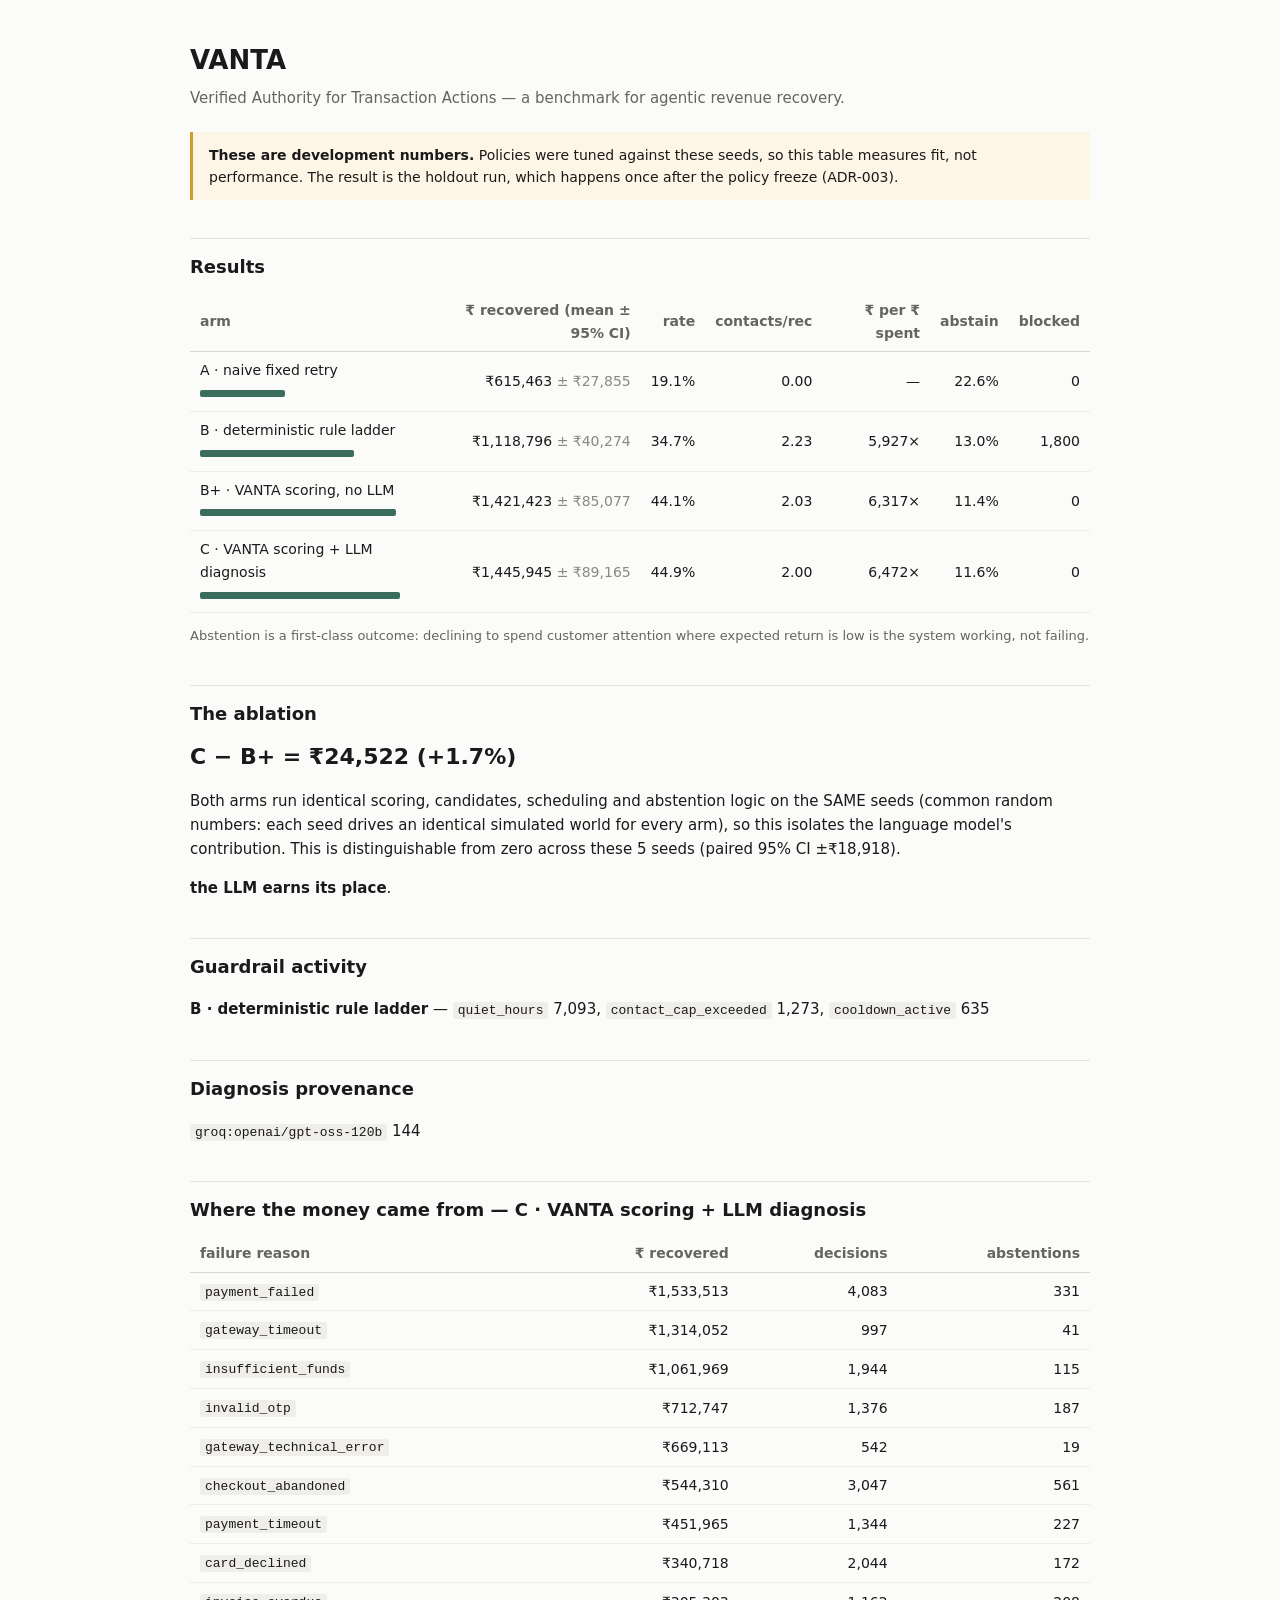
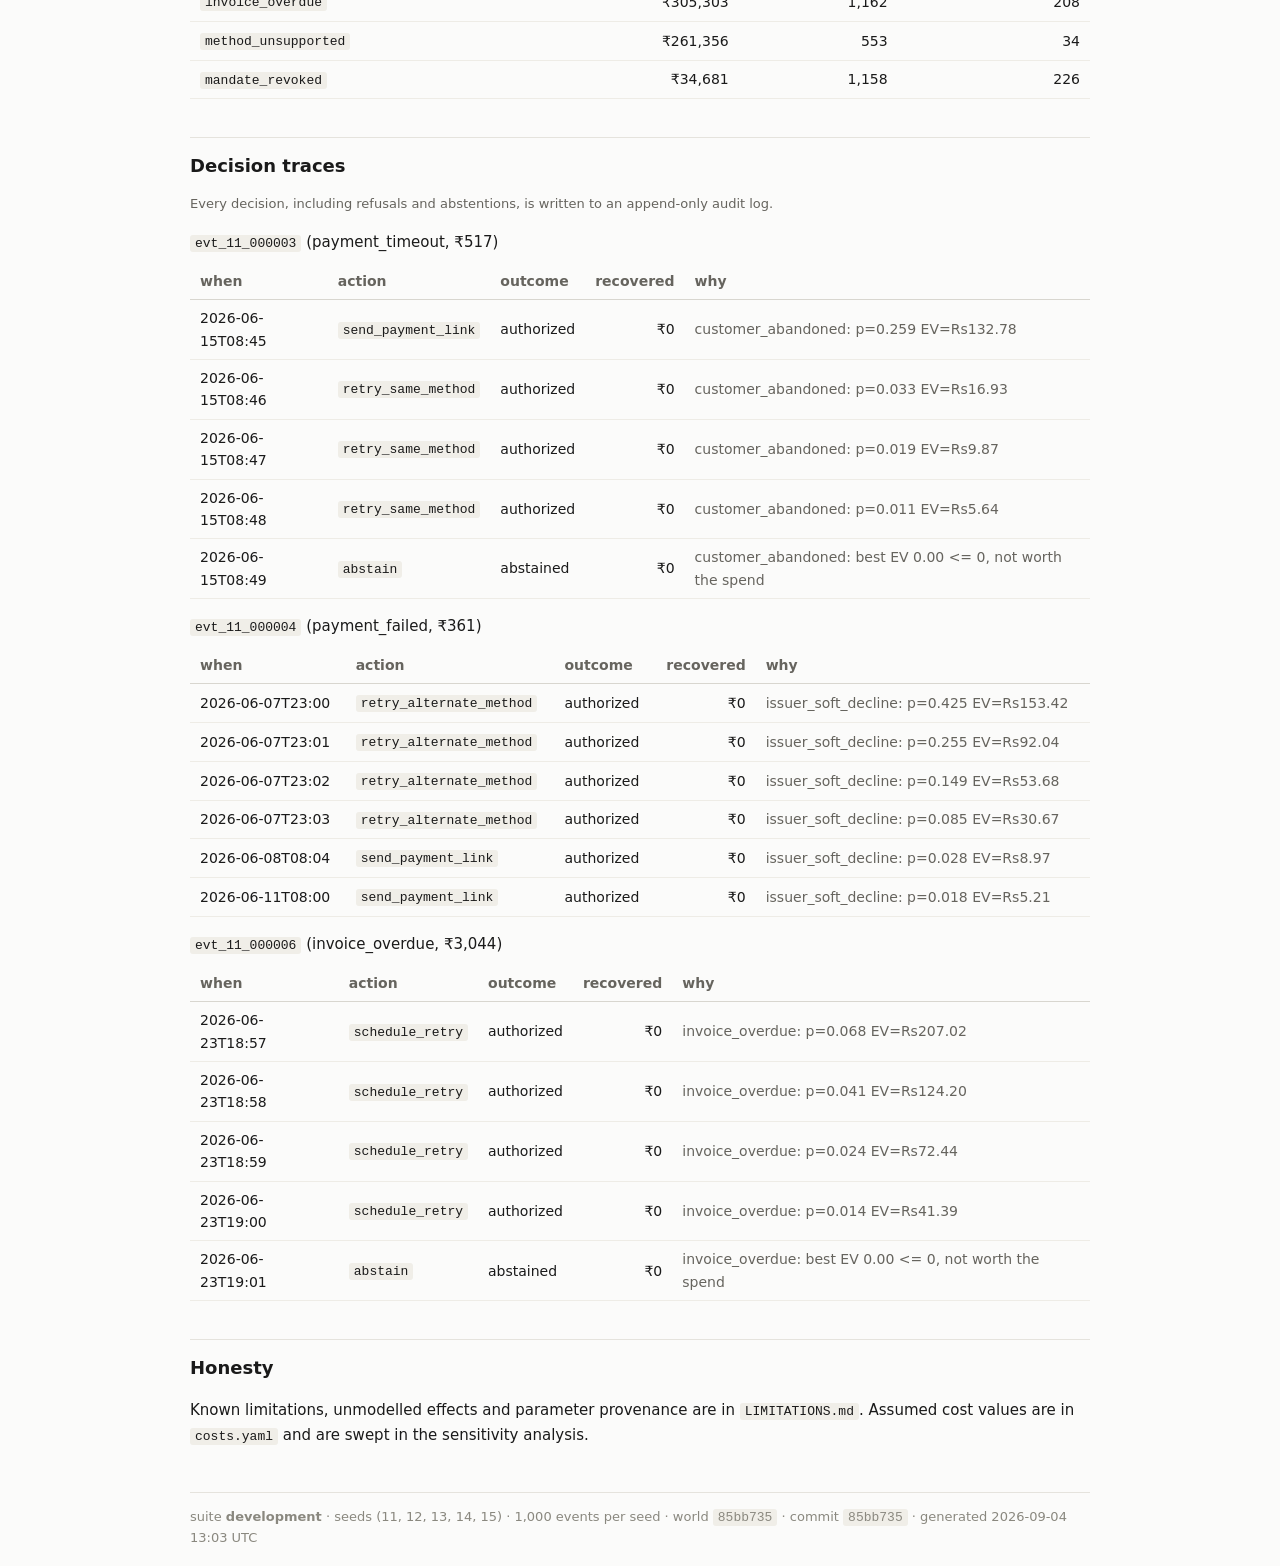
<file: vanta-site/report.html>
<!doctype html><meta charset='utf-8'><title>VANTA — development results</title><style>
*{box-sizing:border-box}
body{font:15px/1.6 system-ui,-apple-system,Segoe UI,sans-serif;color:#1a1a1a;
 background:#fbfbfa;margin:0;padding:40px 24px}
main{max-width:900px;margin:0 auto}
h1{font-size:26px;font-weight:600;margin:0 0 4px}
h2{font-size:18px;font-weight:600;margin:38px 0 10px;padding-top:14px;border-top:1px solid #e5e3dd}
.sub{color:#66645e;margin:0 0 22px}
table{border-collapse:collapse;width:100%;font-size:14px;margin:8px 0 4px}
th{text-align:left;font-weight:600;color:#66645e;padding:7px 10px;border-bottom:1px solid #d8d6cf}
td{padding:7px 10px;border-bottom:1px solid #eeece6}
td.n,th.n{text-align:right;font-variant-numeric:tabular-nums}
.bar{height:7px;background:#3b6d5c;border-radius:2px;display:inline-block;vertical-align:middle}
.bar.muted{background:#b9b7ae}
.note{background:#fdf6e6;border-left:3px solid #d09a2c;padding:12px 16px;margin:16px 0;font-size:14px}
.warn{background:#fbeceb;border-left:3px solid #c0483c;padding:12px 16px;margin:16px 0;font-size:14px}
.delta{font-size:22px;font-weight:600;margin:6px 0}
code{background:#f0eee8;padding:1px 5px;border-radius:3px;font-size:13px}
footer{margin-top:44px;padding-top:14px;border-top:1px solid #e5e3dd;color:#8a887f;font-size:13px}
</style><main><h1>VANTA</h1><p class='sub'>Verified Authority for Transaction Actions — a benchmark for agentic revenue recovery.</p><div class='note'><b>These are development numbers.</b> Policies were tuned against these seeds, so this table measures fit, not performance. The result is the holdout run, which happens once after the policy freeze (ADR-003).</div><h2>Results</h2><table><tr><th>arm</th><th class='n'>₹ recovered (mean ± 95% CI)</th><th class='n'>rate</th><th class='n'>contacts/rec</th><th class='n'>₹ per ₹ spent</th><th class='n'>abstain</th><th class='n'>blocked</th></tr><tr><td>A · naive fixed retry<br><span class='bar' style='width:85px'></span></td><td class='n'>₹615,463 <span style='color:#8a887f'>± ₹27,855</span></td><td class='n'>19.1%</td><td class='n'>0.00</td><td class='n'>—</td><td class='n'>22.6%</td><td class='n'>0</td></tr><tr><td>B · deterministic rule ladder<br><span class='bar' style='width:154px'></span></td><td class='n'>₹1,118,796 <span style='color:#8a887f'>± ₹40,274</span></td><td class='n'>34.7%</td><td class='n'>2.23</td><td class='n'>5,927×</td><td class='n'>13.0%</td><td class='n'>1,800</td></tr><tr><td>B+ · VANTA scoring, no LLM<br><span class='bar' style='width:196px'></span></td><td class='n'>₹1,421,423 <span style='color:#8a887f'>± ₹85,077</span></td><td class='n'>44.1%</td><td class='n'>2.03</td><td class='n'>6,317×</td><td class='n'>11.4%</td><td class='n'>0</td></tr><tr><td>C · VANTA scoring + LLM diagnosis<br><span class='bar' style='width:200px'></span></td><td class='n'>₹1,445,945 <span style='color:#8a887f'>± ₹89,165</span></td><td class='n'>44.9%</td><td class='n'>2.00</td><td class='n'>6,472×</td><td class='n'>11.6%</td><td class='n'>0</td></tr></table><p style='color:#66645e;font-size:13px'>Abstention is a first-class outcome: declining to spend customer attention where expected return is low is the system working, not failing.</p><h2>The ablation</h2><p class='delta'>C − B+ = ₹24,522 (+1.7%)</p><p>Both arms run identical scoring, candidates, scheduling and abstention logic on the SAME seeds (common random numbers: each seed drives an identical simulated world for every arm), so this isolates the language model's contribution. This is distinguishable from zero across these 5 seeds (paired 95% CI ±₹18,918).</p><p><b>the LLM earns its place</b>.</p><h2>Guardrail activity</h2><p><b>B · deterministic rule ladder</b> — <code>quiet_hours</code> 7,093, <code>contact_cap_exceeded</code> 1,273, <code>cooldown_active</code> 635</p><h2>Diagnosis provenance</h2><p><code>groq:openai/gpt-oss-120b</code> 144</p><h2>Where the money came from — C · VANTA scoring + LLM diagnosis</h2><table><tr><th>failure reason</th><th class='n'>₹ recovered</th><th class='n'>decisions</th><th class='n'>abstentions</th></tr><tr><td><code>payment_failed</code></td><td class='n'>₹1,533,513</td><td class='n'>4,083</td><td class='n'>331</td></tr><tr><td><code>gateway_timeout</code></td><td class='n'>₹1,314,052</td><td class='n'>997</td><td class='n'>41</td></tr><tr><td><code>insufficient_funds</code></td><td class='n'>₹1,061,969</td><td class='n'>1,944</td><td class='n'>115</td></tr><tr><td><code>invalid_otp</code></td><td class='n'>₹712,747</td><td class='n'>1,376</td><td class='n'>187</td></tr><tr><td><code>gateway_technical_error</code></td><td class='n'>₹669,113</td><td class='n'>542</td><td class='n'>19</td></tr><tr><td><code>checkout_abandoned</code></td><td class='n'>₹544,310</td><td class='n'>3,047</td><td class='n'>561</td></tr><tr><td><code>payment_timeout</code></td><td class='n'>₹451,965</td><td class='n'>1,344</td><td class='n'>227</td></tr><tr><td><code>card_declined</code></td><td class='n'>₹340,718</td><td class='n'>2,044</td><td class='n'>172</td></tr><tr><td><code>invoice_overdue</code></td><td class='n'>₹305,303</td><td class='n'>1,162</td><td class='n'>208</td></tr><tr><td><code>method_unsupported</code></td><td class='n'>₹261,356</td><td class='n'>553</td><td class='n'>34</td></tr><tr><td><code>mandate_revoked</code></td><td class='n'>₹34,681</td><td class='n'>1,158</td><td class='n'>226</td></tr></table><h2>Decision traces</h2><p style='color:#66645e;font-size:13px'>Every decision, including refusals and abstentions, is written to an append-only audit log.</p><p style='margin-bottom:2px'><code>evt_11_000003</code> (payment_timeout, ₹517)</p><table><tr><th>when</th><th>action</th><th>outcome</th><th class='n'>recovered</th><th>why</th></tr><tr><td>2026-06-15T08:45</td><td><code>send_payment_link</code></td><td>authorized</td><td class='n'>₹0</td><td style='color:#66645e'>customer_abandoned: p=0.259 EV=Rs132.78</td></tr><tr><td>2026-06-15T08:46</td><td><code>retry_same_method</code></td><td>authorized</td><td class='n'>₹0</td><td style='color:#66645e'>customer_abandoned: p=0.033 EV=Rs16.93</td></tr><tr><td>2026-06-15T08:47</td><td><code>retry_same_method</code></td><td>authorized</td><td class='n'>₹0</td><td style='color:#66645e'>customer_abandoned: p=0.019 EV=Rs9.87</td></tr><tr><td>2026-06-15T08:48</td><td><code>retry_same_method</code></td><td>authorized</td><td class='n'>₹0</td><td style='color:#66645e'>customer_abandoned: p=0.011 EV=Rs5.64</td></tr><tr><td>2026-06-15T08:49</td><td><code>abstain</code></td><td>abstained</td><td class='n'>₹0</td><td style='color:#66645e'>customer_abandoned: best EV 0.00 &lt;= 0, not worth the spend</td></tr></table><p style='margin-bottom:2px'><code>evt_11_000004</code> (payment_failed, ₹361)</p><table><tr><th>when</th><th>action</th><th>outcome</th><th class='n'>recovered</th><th>why</th></tr><tr><td>2026-06-07T23:00</td><td><code>retry_alternate_method</code></td><td>authorized</td><td class='n'>₹0</td><td style='color:#66645e'>issuer_soft_decline: p=0.425 EV=Rs153.42</td></tr><tr><td>2026-06-07T23:01</td><td><code>retry_alternate_method</code></td><td>authorized</td><td class='n'>₹0</td><td style='color:#66645e'>issuer_soft_decline: p=0.255 EV=Rs92.04</td></tr><tr><td>2026-06-07T23:02</td><td><code>retry_alternate_method</code></td><td>authorized</td><td class='n'>₹0</td><td style='color:#66645e'>issuer_soft_decline: p=0.149 EV=Rs53.68</td></tr><tr><td>2026-06-07T23:03</td><td><code>retry_alternate_method</code></td><td>authorized</td><td class='n'>₹0</td><td style='color:#66645e'>issuer_soft_decline: p=0.085 EV=Rs30.67</td></tr><tr><td>2026-06-08T08:04</td><td><code>send_payment_link</code></td><td>authorized</td><td class='n'>₹0</td><td style='color:#66645e'>issuer_soft_decline: p=0.028 EV=Rs8.97</td></tr><tr><td>2026-06-11T08:00</td><td><code>send_payment_link</code></td><td>authorized</td><td class='n'>₹0</td><td style='color:#66645e'>issuer_soft_decline: p=0.018 EV=Rs5.21</td></tr></table><p style='margin-bottom:2px'><code>evt_11_000006</code> (invoice_overdue, ₹3,044)</p><table><tr><th>when</th><th>action</th><th>outcome</th><th class='n'>recovered</th><th>why</th></tr><tr><td>2026-06-23T18:57</td><td><code>schedule_retry</code></td><td>authorized</td><td class='n'>₹0</td><td style='color:#66645e'>invoice_overdue: p=0.068 EV=Rs207.02</td></tr><tr><td>2026-06-23T18:58</td><td><code>schedule_retry</code></td><td>authorized</td><td class='n'>₹0</td><td style='color:#66645e'>invoice_overdue: p=0.041 EV=Rs124.20</td></tr><tr><td>2026-06-23T18:59</td><td><code>schedule_retry</code></td><td>authorized</td><td class='n'>₹0</td><td style='color:#66645e'>invoice_overdue: p=0.024 EV=Rs72.44</td></tr><tr><td>2026-06-23T19:00</td><td><code>schedule_retry</code></td><td>authorized</td><td class='n'>₹0</td><td style='color:#66645e'>invoice_overdue: p=0.014 EV=Rs41.39</td></tr><tr><td>2026-06-23T19:01</td><td><code>abstain</code></td><td>abstained</td><td class='n'>₹0</td><td style='color:#66645e'>invoice_overdue: best EV 0.00 &lt;= 0, not worth the spend</td></tr></table><h2>Honesty</h2><p>Known limitations, unmodelled effects and parameter provenance are in <code>LIMITATIONS.md</code>. Assumed cost values are in <code>costs.yaml</code> and are swept in the sensitivity analysis.</p><footer>suite <b>development</b> · seeds (11, 12, 13, 14, 15) · 1,000 events per seed · world <code>85bb735</code> · commit <code>85bb735</code> · generated 2026-09-04 13:03 UTC</footer></main>
</file>
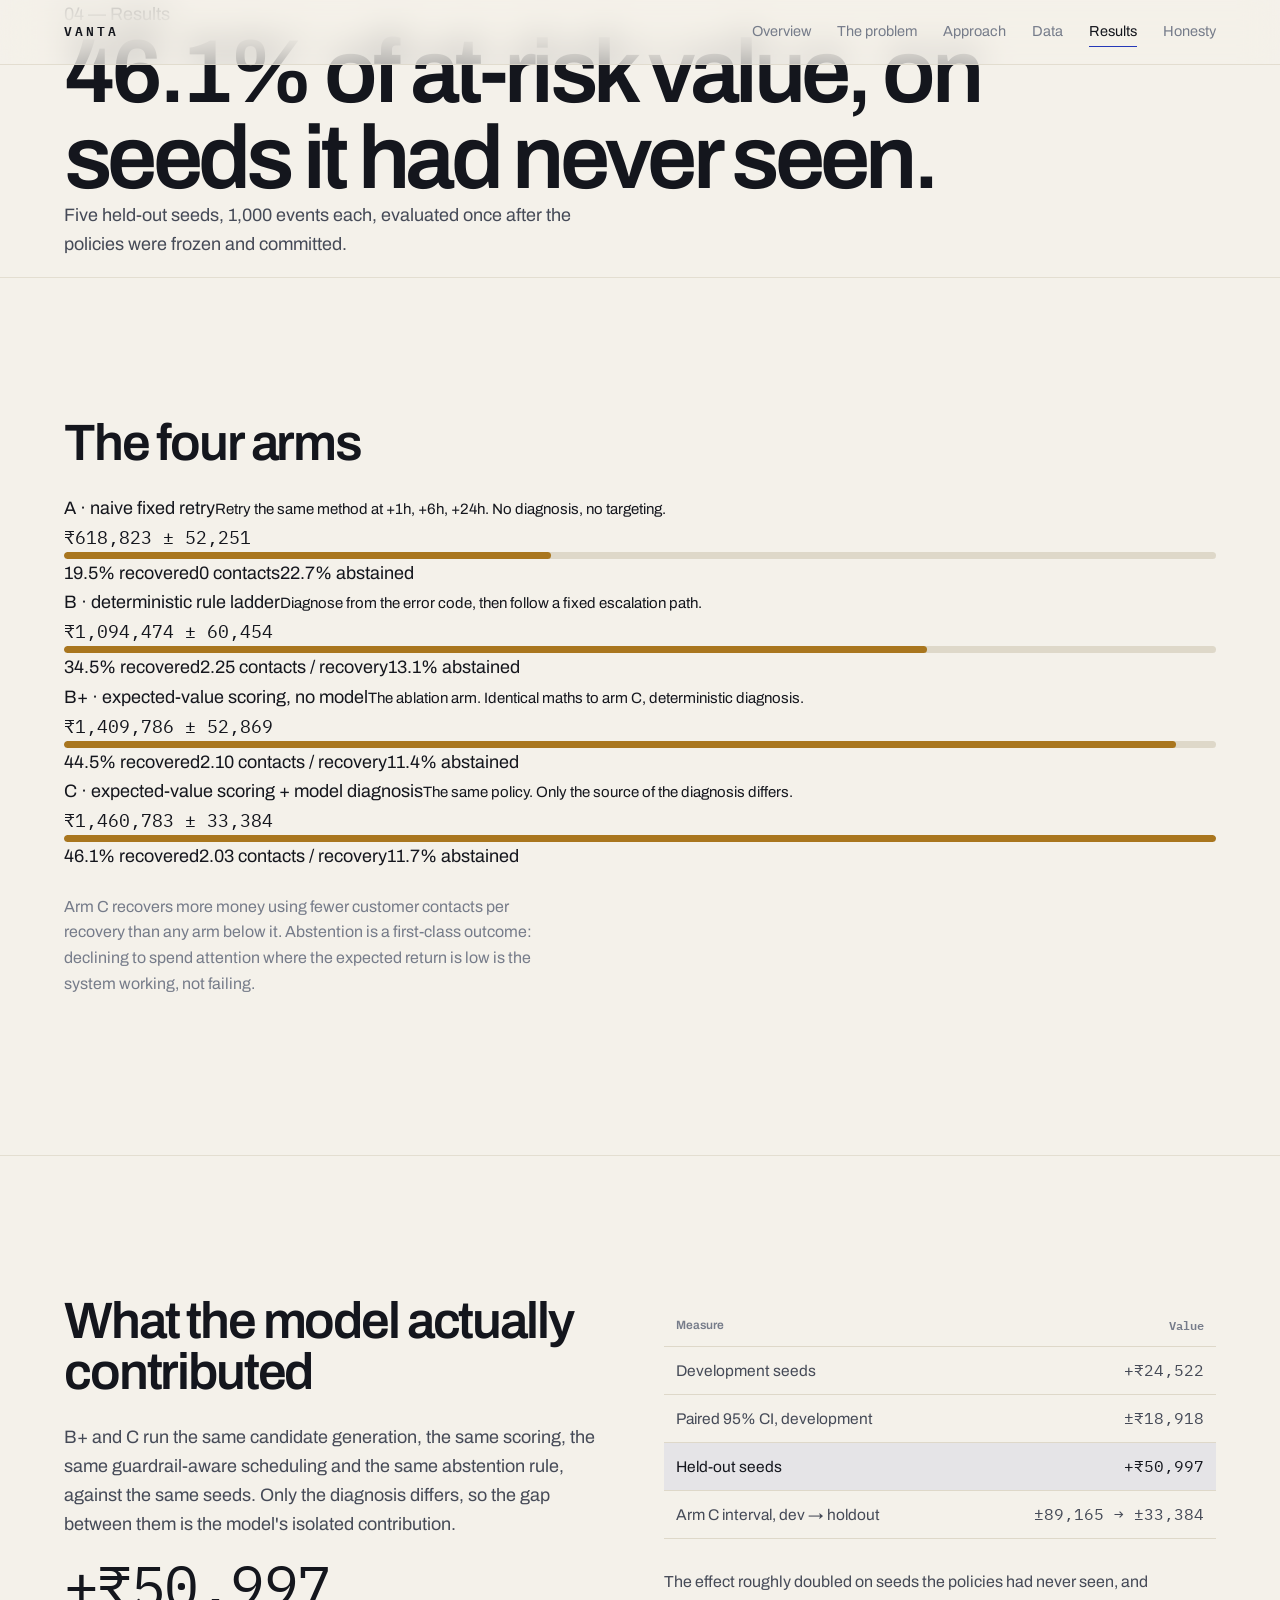
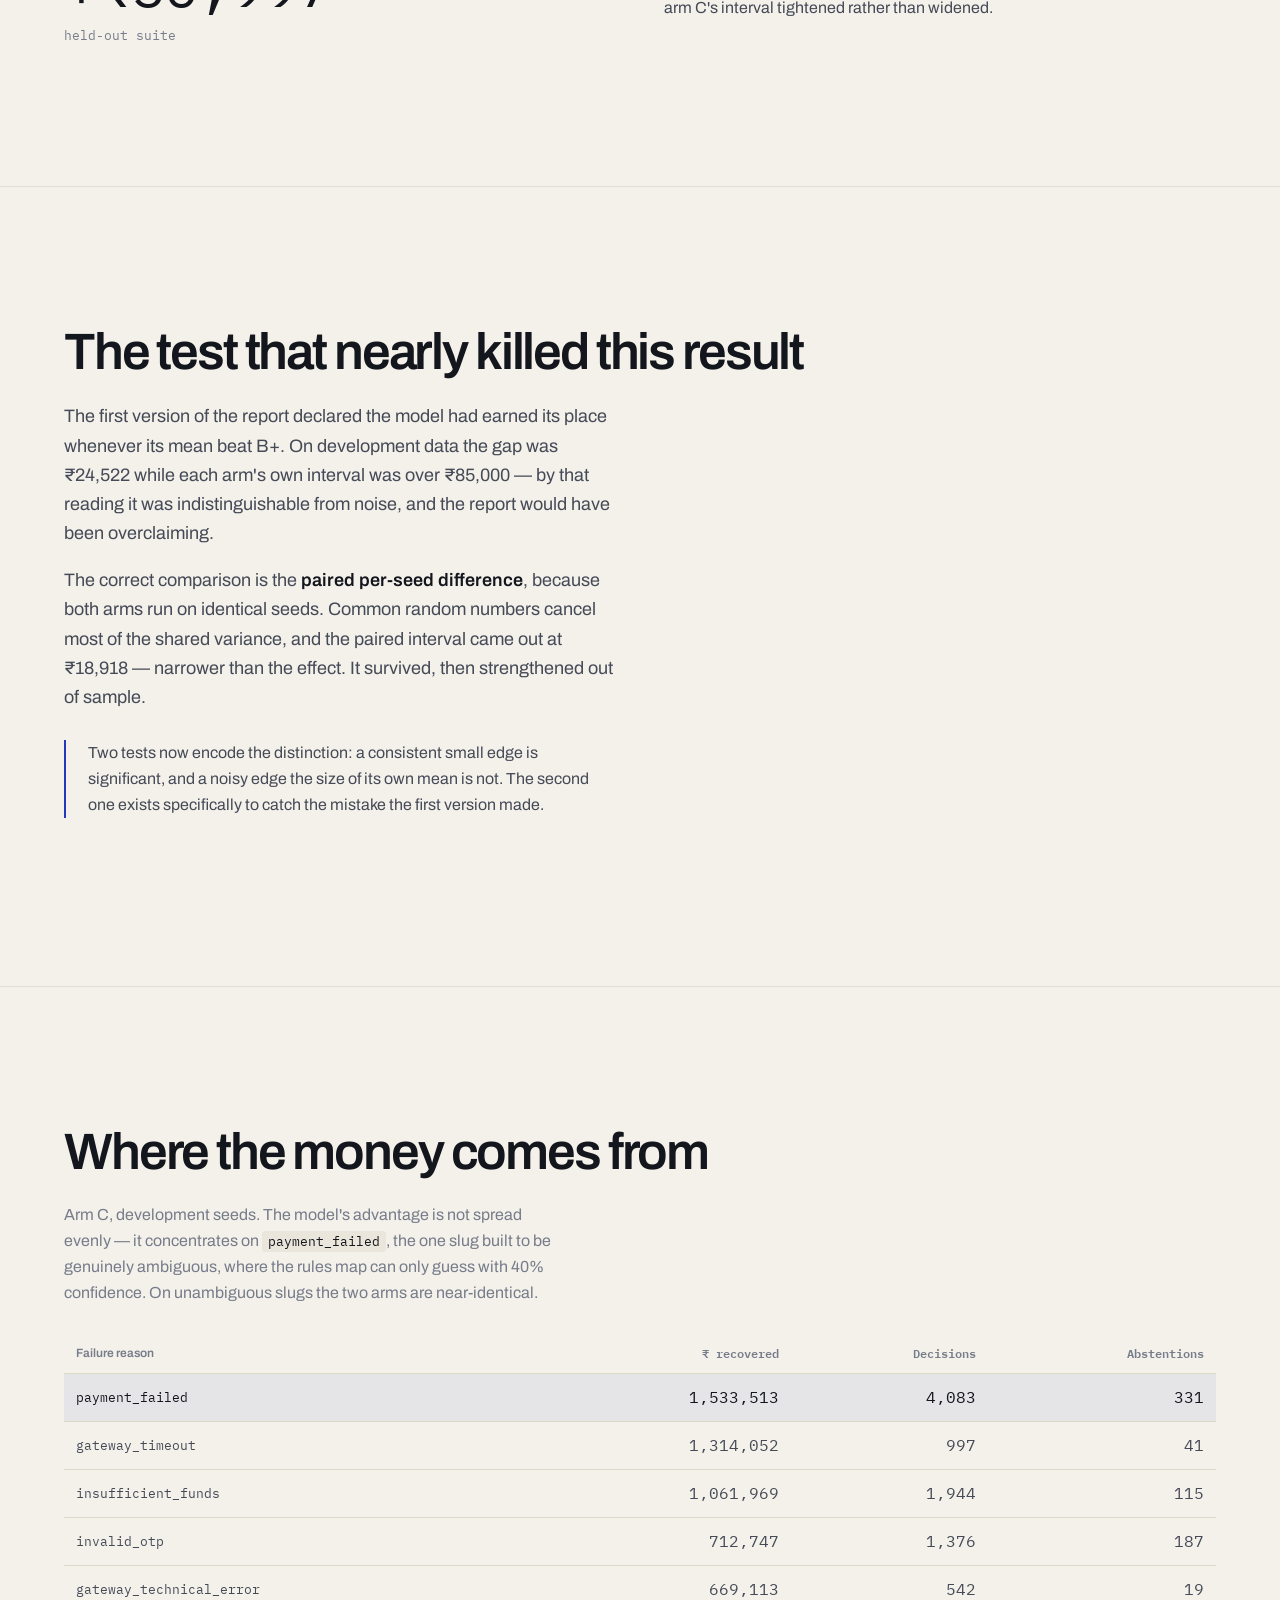
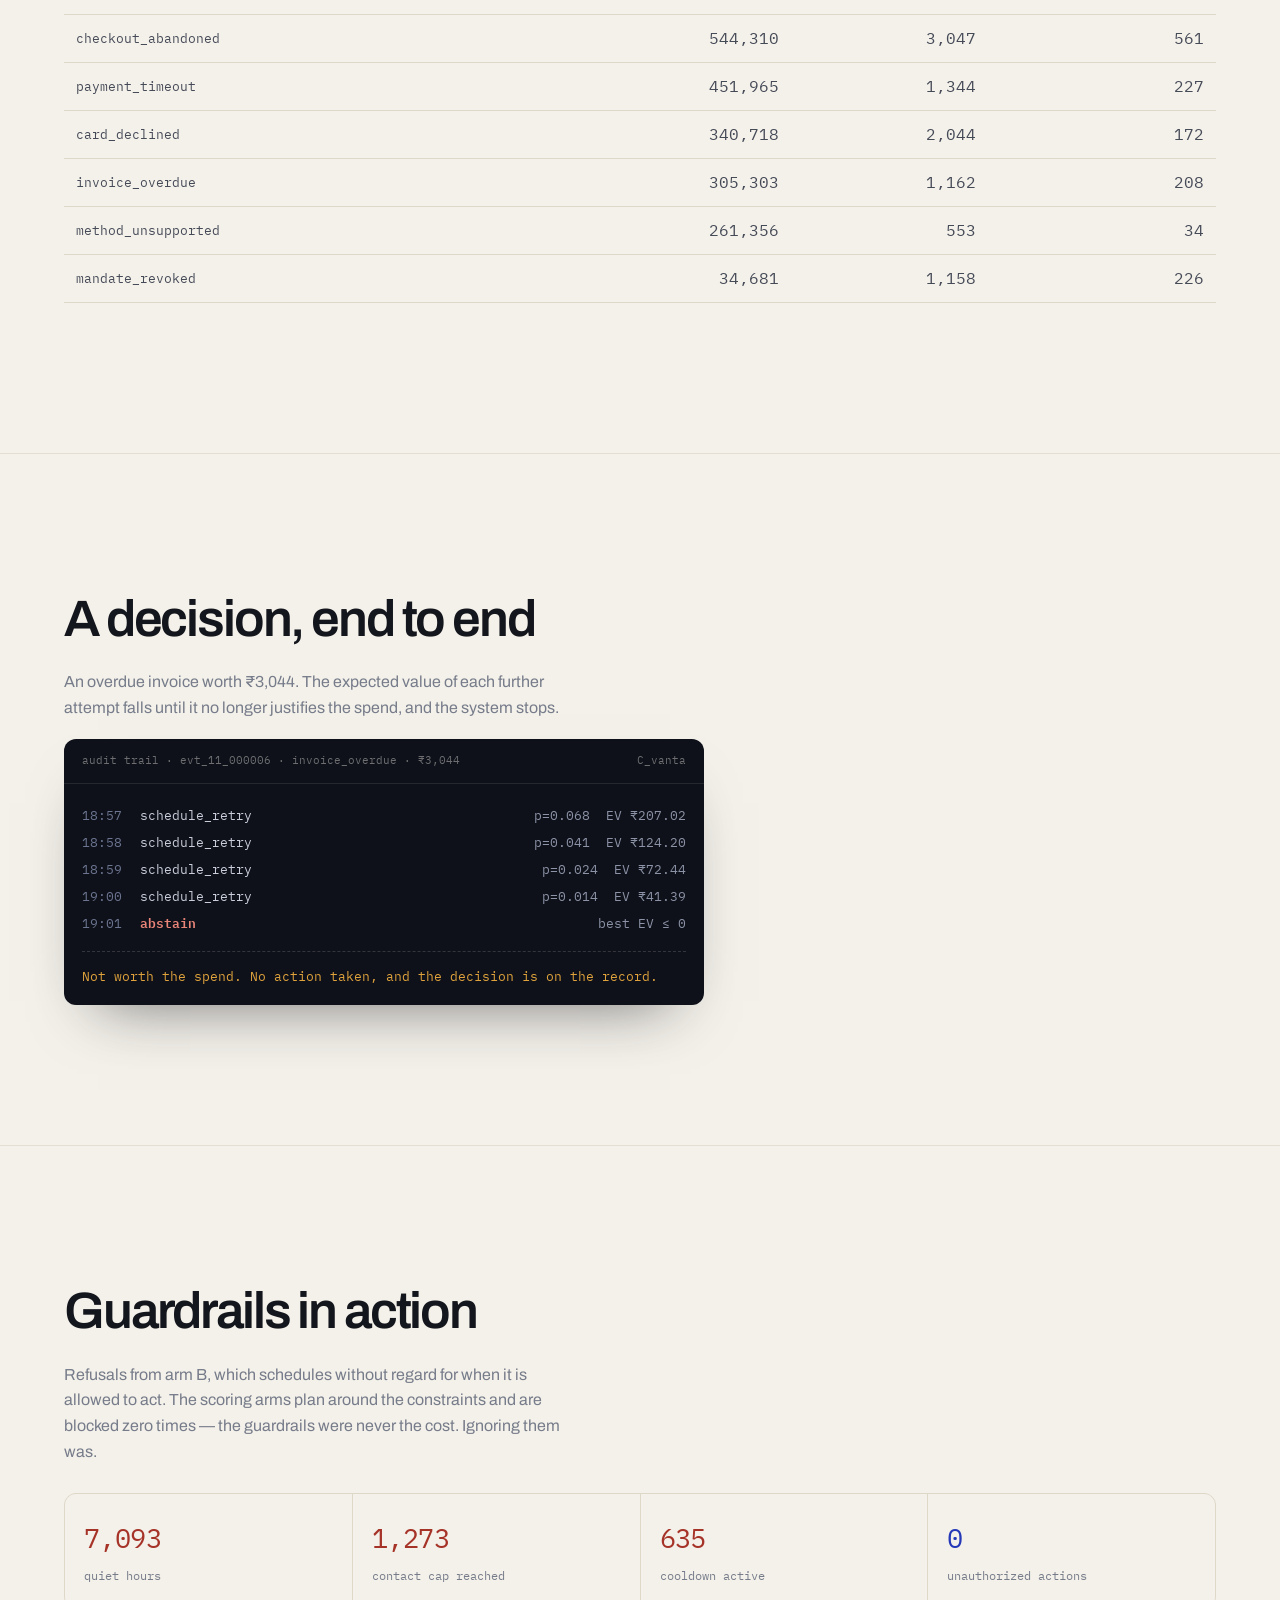
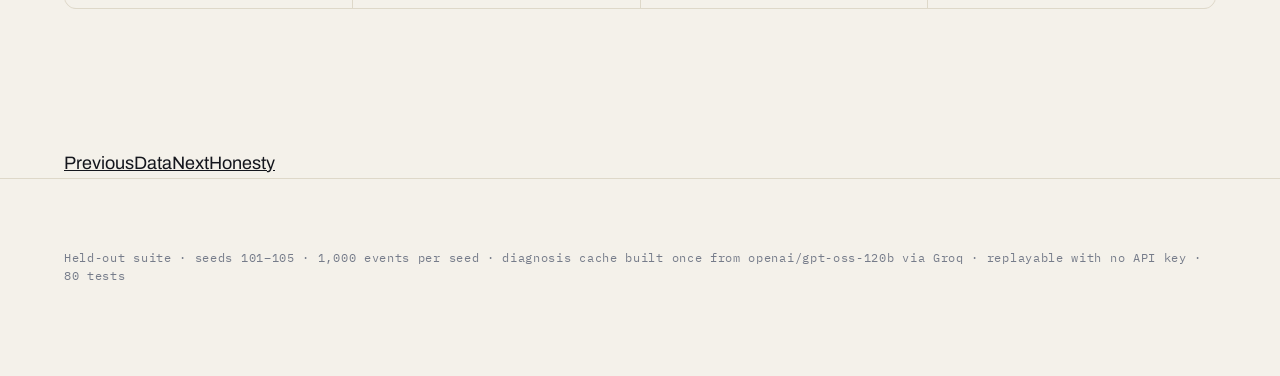
<file: vanta-site/results.html>
<!doctype html>
<html lang="en">
<head>
<meta charset="utf-8">
<meta name="viewport" content="width=device-width, initial-scale=1">
<title>Results — VANTA</title>
<meta name="description" content="Held-out results across four policies, and a paired test of what the language model actually contributed.">
<link rel="preconnect" href="https://fonts.googleapis.com">
<link rel="preconnect" href="https://fonts.gstatic.com" crossorigin>
<link href="https://fonts.googleapis.com/css2?family=Archivo:wght@400;500;600;700&family=IBM+Plex+Mono:wght@400;500;600&display=swap" rel="stylesheet">
<link rel="stylesheet" href="assets/style.css">
</head>
<body>
<nav class="top"><div class="wrap"><a class="brand" href="index.html">VANTA</a><div class="links"><a href="index.html">Overview</a><a href="problem.html">The problem</a><a href="approach.html">Approach</a><a href="data.html">Data</a><a href="results.html" aria-current="page">Results</a><a href="honesty.html">Honesty</a></div></div></nav>
<div class="wrap phead">
  <div class="kicker">04 — Results</div>
  <h1>46.1% of at-risk value, on seeds it had never seen.</h1>
  <p class="lede">Five held-out seeds, 1,000 events each, evaluated once after the policies were frozen and committed.</p>
</div>

<section>
  <div class="wrap reveal">
    <h2>The four arms</h2>
    <div class="arms">
      <div class="arm" data-pct="42.3">
        <div class="arm-top">
          <div class="arm-name">A · naive fixed retry<small>Retry the same method at +1h, +6h, +24h. No diagnosis, no targeting.</small></div>
          <div class="arm-val num">&#8377;618,823 <span class="ci">&plusmn; 52,251</span></div>
        </div>
        <div class="track"><div class="fill"></div></div>
        <div class="arm-foot"><span>19.5% recovered</span><span>0 contacts</span><span>22.7% abstained</span></div>
      </div>
      <div class="arm" data-pct="74.9">
        <div class="arm-top">
          <div class="arm-name">B · deterministic rule ladder<small>Diagnose from the error code, then follow a fixed escalation path.</small></div>
          <div class="arm-val num">&#8377;1,094,474 <span class="ci">&plusmn; 60,454</span></div>
        </div>
        <div class="track"><div class="fill"></div></div>
        <div class="arm-foot"><span>34.5% recovered</span><span>2.25 contacts / recovery</span><span>13.1% abstained</span></div>
      </div>
      <div class="arm" data-pct="96.5">
        <div class="arm-top">
          <div class="arm-name">B+ · expected-value scoring, no model<small>The ablation arm. Identical maths to arm C, deterministic diagnosis.</small></div>
          <div class="arm-val num">&#8377;1,409,786 <span class="ci">&plusmn; 52,869</span></div>
        </div>
        <div class="track"><div class="fill"></div></div>
        <div class="arm-foot"><span>44.5% recovered</span><span>2.10 contacts / recovery</span><span>11.4% abstained</span></div>
      </div>
      <div class="arm is-c" data-pct="100">
        <div class="arm-top">
          <div class="arm-name">C · expected-value scoring + model diagnosis<small>The same policy. Only the source of the diagnosis differs.</small></div>
          <div class="arm-val num">&#8377;1,460,783 <span class="ci">&plusmn; 33,384</span></div>
        </div>
        <div class="track"><div class="fill"></div></div>
        <div class="arm-foot"><span>46.1% recovered</span><span>2.03 contacts / recovery</span><span>11.7% abstained</span></div>
      </div>
    </div>
    <p class="small dim" style="margin-top:22px">Arm C recovers more money using fewer customer contacts per recovery than any arm below it. Abstention is a first-class outcome: declining to spend attention where the expected return is low is the system working, not failing.</p>
  </div>
</section>

<section>
  <div class="wrap">
    <div class="grid2">
      <div class="reveal">
        <h2>What the model actually contributed</h2>
        <p>B+ and C run the same candidate generation, the same scoring, the same guardrail-aware scheduling and the same abstention rule, against the same seeds. Only the diagnosis differs, so the gap between them is the model's isolated contribution.</p>
        <div class="num" style="font-size:clamp(38px,5.5vw,58px);color:var(--gate);line-height:1;letter-spacing:-.03em">+&#8377;50,997</div>
        <div class="mono dim" style="margin-top:10px;font-size:13px">held-out suite</div>
      </div>
      <div class="reveal">
        <div class="scroller">
          <table>
            <tr><th>Measure</th><th class="n">Value</th></tr>
            <tr><td>Development seeds</td><td class="n">+&#8377;24,522</td></tr>
            <tr><td>Paired 95% CI, development</td><td class="n">&plusmn;&#8377;18,918</td></tr>
            <tr class="hi"><td>Held-out seeds</td><td class="n">+&#8377;50,997</td></tr>
            <tr><td>Arm C interval, dev &rarr; holdout</td><td class="n">&plusmn;89,165 &rarr; &plusmn;33,384</td></tr>
          </table>
        </div>
        <p class="small" style="margin-top:20px">The effect roughly doubled on seeds the policies had never seen, and arm C's interval tightened rather than widened.</p>
      </div>
    </div>
  </div>
</section>

<section>
  <div class="wrap reveal">
    <h2>The test that nearly killed this result</h2>
    <p>The first version of the report declared the model had earned its place whenever its mean beat B+. On development data the gap was &#8377;24,522 while each arm's own interval was over &#8377;85,000 — by that reading it was indistinguishable from noise, and the report would have been overclaiming.</p>
    <p>The correct comparison is the <strong>paired per-seed difference</strong>, because both arms run on identical seeds. Common random numbers cancel most of the shared variance, and the paired interval came out at &#8377;18,918 — narrower than the effect. It survived, then strengthened out of sample.</p>
    <div class="note">
      <p class="small" style="margin:0">Two tests now encode the distinction: a consistent small edge is significant, and a noisy edge the size of its own mean is not. The second one exists specifically to catch the mistake the first version made.</p>
    </div>
  </div>
</section>

<section>
  <div class="wrap reveal">
    <h2>Where the money comes from</h2>
    <p class="small dim">Arm C, development seeds. The model's advantage is not spread evenly — it concentrates on <code>payment_failed</code>, the one slug built to be genuinely ambiguous, where the rules map can only guess with 40% confidence. On unambiguous slugs the two arms are near-identical.</p>
    <div class="scroller">
      <table>
        <tr><th>Failure reason</th><th class="n">&#8377; recovered</th><th class="n">Decisions</th><th class="n">Abstentions</th></tr>
        <tr class="hi"><td class="mono">payment_failed</td><td class="n">1,533,513</td><td class="n">4,083</td><td class="n">331</td></tr>
        <tr><td class="mono">gateway_timeout</td><td class="n">1,314,052</td><td class="n">997</td><td class="n">41</td></tr>
        <tr><td class="mono">insufficient_funds</td><td class="n">1,061,969</td><td class="n">1,944</td><td class="n">115</td></tr>
        <tr><td class="mono">invalid_otp</td><td class="n">712,747</td><td class="n">1,376</td><td class="n">187</td></tr>
        <tr><td class="mono">gateway_technical_error</td><td class="n">669,113</td><td class="n">542</td><td class="n">19</td></tr>
        <tr><td class="mono">checkout_abandoned</td><td class="n">544,310</td><td class="n">3,047</td><td class="n">561</td></tr>
        <tr><td class="mono">payment_timeout</td><td class="n">451,965</td><td class="n">1,344</td><td class="n">227</td></tr>
        <tr><td class="mono">card_declined</td><td class="n">340,718</td><td class="n">2,044</td><td class="n">172</td></tr>
        <tr><td class="mono">invoice_overdue</td><td class="n">305,303</td><td class="n">1,162</td><td class="n">208</td></tr>
        <tr><td class="mono">method_unsupported</td><td class="n">261,356</td><td class="n">553</td><td class="n">34</td></tr>
        <tr><td class="mono">mandate_revoked</td><td class="n">34,681</td><td class="n">1,158</td><td class="n">226</td></tr>
      </table>
    </div>
  </div>
</section>

<section>
  <div class="wrap reveal">
    <h2>A decision, end to end</h2>
    <p class="small dim">An overdue invoice worth &#8377;3,044. The expected value of each further attempt falls until it no longer justifies the spend, and the system stops.</p>
    <div class="ledger" style="max-width:640px">
      <div class="ledger-bar"><span>audit trail &middot; evt_11_000006 &middot; invoice_overdue &middot; &#8377;3,044</span><span>C_vanta</span></div>
      <div class="ledger-body">
        <div class="row"><span class="t">18:57</span><span class="a">schedule_retry</span><span class="v">p=0.068 &nbsp;EV &#8377;207.02</span></div>
        <div class="row"><span class="t">18:58</span><span class="a">schedule_retry</span><span class="v">p=0.041 &nbsp;EV &#8377;124.20</span></div>
        <div class="row"><span class="t">18:59</span><span class="a">schedule_retry</span><span class="v">p=0.024 &nbsp;EV &#8377;72.44</span></div>
        <div class="row"><span class="t">19:00</span><span class="a">schedule_retry</span><span class="v">p=0.014 &nbsp;EV &#8377;41.39</span></div>
        <div class="row no"><span class="t">19:01</span><span class="a">abstain</span><span class="v">best EV &le; 0</span></div>
        <div class="verdict">Not worth the spend. No action taken, and the decision is on the record.</div>
      </div>
    </div>
  </div>
</section>

<section>
  <div class="wrap reveal">
    <h2>Guardrails in action</h2>
    <p class="small dim">Refusals from arm B, which schedules without regard for when it is allowed to act. The scoring arms plan around the constraints and are blocked zero times — the guardrails were never the cost. Ignoring them was.</p>
    <div class="blocks">
      <div class="block"><div class="n num">7,093</div><div class="l">quiet hours</div></div>
      <div class="block"><div class="n num">1,273</div><div class="l">contact cap reached</div></div>
      <div class="block"><div class="n num">635</div><div class="l">cooldown active</div></div>
      <div class="block"><div class="n num good">0</div><div class="l">unauthorized actions</div></div>
    </div>
  </div>
</section>
<div class="wrap"><div class="pager"><a href="data.html"><span class="lbl">Previous</span>Data</a><a href="honesty.html" style="text-align:right"><span class="lbl">Next</span>Honesty</a></div></div><footer><div class="wrap">Held-out suite &middot; seeds 101&ndash;105 &middot; 1,000 events per seed &middot; diagnosis cache built once from openai/gpt-oss-120b via Groq &middot; replayable with no API key &middot; 80 tests</div></footer><script src="assets/site.js"></script>
</body>
</html>
</file>
<file: vanta-site/assets/style.css>
:root{
  --paper:#F4F1EA; --paper-2:#EBE6DB; --paper-3:#DED8C9;
  --ink:#14161D; --ink-2:#454A57; --muted:#767C8A;
  --ultra:#2438B8; --gold:#A9761E; --deep:#0E111A; --refuse:#A63328;
  --max:1720px;
  --ease:cubic-bezier(.22,.75,.28,1);
}
*{box-sizing:border-box}
html,body{margin:0;padding:0}
html{-webkit-font-smoothing:antialiased}
body{background:var(--paper);color:var(--ink);
  font:400 18px/1.62 Archivo,system-ui,sans-serif;overflow-x:hidden}
body.lock{overflow:hidden;height:100vh}

/* ---------- preloader ---------- */
#pre{position:fixed;inset:0;z-index:200;background:var(--paper);display:flex;
  flex-direction:column;justify-content:flex-end;padding:clamp(32px,5vw,72px)}
#pre .prow{display:flex;justify-content:space-between;align-items:flex-end;
  font-family:'IBM Plex Mono',monospace;font-size:12px;letter-spacing:.18em;color:var(--muted)}
#pre .pnum{font-size:clamp(64px,13vw,190px);line-height:.82;letter-spacing:-.05em;
  color:var(--ink);font-family:Archivo,sans-serif;font-weight:600}
#pre .ptrack{height:1px;background:var(--paper-3);margin-top:34px;overflow:hidden}
#pre .ptrack i{display:block;height:100%;background:var(--ink);transform:scaleX(0);transform-origin:0 50%}
.curtain{position:fixed;inset:0;z-index:199;background:var(--ink);transform:translateY(0)}

/* ---------- cursor ---------- */
.cur,.curDot{position:fixed;top:0;left:0;z-index:190;pointer-events:none;border-radius:50%;
  mix-blend-mode:difference}
.cur{width:34px;height:34px;border:1px solid #B9B4A8;margin:-17px 0 0 -17px;opacity:0;
  transition:width .3s var(--ease),height .3s var(--ease),margin .3s var(--ease),opacity .3s}
.curDot{width:5px;height:5px;background:#B9B4A8;margin:-2.5px 0 0 -2.5px;opacity:0;transition:opacity .3s}
.cur.big{width:74px;height:74px;margin:-37px 0 0 -37px}
@media(hover:none),(max-width:940px){.cur,.curDot{display:none}}

/* ---------- grain ---------- */
.grain{position:fixed;inset:-120%;z-index:180;pointer-events:none;opacity:.30;
  background-image:url("data:image/svg+xml;utf8,<svg xmlns='http://www.w3.org/2000/svg' width='180' height='180'><filter id='n'><feTurbulence type='fractalNoise' baseFrequency='.85' numOctaves='3'/></filter><rect width='100%25' height='100%25' filter='url(%23n)' opacity='.42'/></svg>");
  animation:grain 7s steps(6) infinite}
@keyframes grain{0%{transform:translate(0,0)}20%{transform:translate(-4%,3%)}
  40%{transform:translate(3%,-4%)}60%{transform:translate(-3%,-2%)}80%{transform:translate(4%,2%)}100%{transform:translate(0,0)}}

/* ---------- webgl + veil ---------- */
#gl{position:fixed;inset:0;width:100vw;height:100vh;z-index:0;pointer-events:none}
.veil{position:fixed;inset:0;z-index:1;pointer-events:none;
  background:linear-gradient(90deg,var(--paper) 40%,rgba(244,241,234,.94) 54%,rgba(244,241,234,.14) 74%,rgba(244,241,234,.42) 100%)}
@media(max-width:940px){.veil{background:linear-gradient(180deg,rgba(244,241,234,.6),rgba(244,241,234,.93) 42%,var(--paper))}}
header,main,footer,nav.top{position:relative;z-index:2}

/* ---------- scroll progress ---------- */
.sprog{position:fixed;top:0;left:0;height:2px;width:100%;background:var(--ultra);z-index:60;
  transform:scaleX(0);transform-origin:0 50%}

/* ---------- nav ---------- */
nav.top{position:fixed;top:0;left:0;right:0;z-index:55;background:rgba(244,241,234,.62);
  backdrop-filter:blur(18px) saturate(1.5);border-bottom:1px solid rgba(222,216,201,.8)}
nav.top .wrap{display:flex;align-items:center;justify-content:space-between;height:64px;gap:20px}
.brand{font-family:'IBM Plex Mono',monospace;font-size:13px;letter-spacing:.24em;font-weight:600;text-decoration:none;color:var(--ink)}
.links{display:flex;gap:26px;flex-wrap:wrap}
.links a{font-size:14.5px;text-decoration:none;color:var(--muted);position:relative;padding:3px 0}
.links a::after{content:"";position:absolute;left:0;right:0;bottom:0;height:1px;background:var(--ultra);
  transform:scaleX(0);transform-origin:0 50%;transition:transform .4s var(--ease)}
.links a:hover{color:var(--ink)}
.links a[aria-current]{color:var(--ink)}
.links a[aria-current]::after{transform:scaleX(1)}
@media(max-width:1020px){.links{display:none}}

.wrap{max-width:var(--max);margin:0 auto;padding:0 clamp(28px,5vw,110px)}
.col{max-width:min(56vw,880px)}
@media(max-width:1100px){.col{max-width:none}}

/* ---------- type ---------- */
h1,h2,h3{margin:0;font-weight:600;letter-spacing:-.035em;line-height:1.02}
h1{font-size:clamp(46px,7vw,124px);letter-spacing:-.052em;line-height:.96}
h2{font-size:clamp(32px,4vw,62px);letter-spacing:-.042em;margin-bottom:24px;line-height:1.0}
h3{font-size:22px;letter-spacing:-.022em;margin-bottom:12px}
p{margin:0 0 18px;max-width:56ch;color:var(--ink-2)}
a{color:var(--ink)}
ul{padding-left:19px;max-width:62ch}li{margin-bottom:11px;color:var(--ink-2)}
strong{color:var(--ink);font-weight:600}
.num{font-family:'IBM Plex Mono',ui-monospace,monospace;font-variant-numeric:tabular-nums}
.dim{color:var(--muted)}.small{font-size:16px}

/* masked line reveal */
.line{display:block;overflow:hidden}
.line > span{display:block;transform:translateY(105%)}

/* ---------- hero ---------- */
.hero{min-height:100vh;display:flex;align-items:center;padding-top:120px;padding-bottom:80px}
.hero > .wrap{width:100%;flex:1 1 auto}
.eyebrow{font-family:'IBM Plex Mono',monospace;font-size:12.5px;color:var(--ultra);letter-spacing:.22em;margin-bottom:36px}
.hero .lede{font-size:21px;line-height:1.55;max-width:46ch;margin-top:34px}
.chips{margin-top:36px;display:flex;gap:11px;flex-wrap:wrap}
.chip{font-family:'IBM Plex Mono',monospace;font-size:12.5px;color:var(--ink-2);
  border:1px solid var(--paper-3);border-radius:100px;padding:8px 16px;background:rgba(255,255,255,.55)}
.scrollcue{position:absolute;bottom:32px;left:clamp(28px,4.5vw,84px);
  font-family:'IBM Plex Mono',monospace;font-size:10.5px;color:var(--muted);letter-spacing:.28em}

/* ---------- marquee ---------- */
.marq{overflow:hidden;border-top:1px solid var(--paper-3);border-bottom:1px solid var(--paper-3);
  padding:18px 0;background:rgba(244,241,234,.55)}
.marq-in{display:flex;gap:52px;white-space:nowrap;width:max-content;
  font-family:'IBM Plex Mono',monospace;font-size:12.5px;letter-spacing:.16em;color:var(--muted)}
.marq-in span{display:inline-flex;gap:52px}
.marq-in b{color:var(--ink);font-weight:500}

/* ---------- sections ---------- */
section{padding:min(17vh,140px) 0;border-top:1px solid rgba(222,216,201,.75)}
.sec{display:grid;grid-template-columns:220px minmax(0,760px);gap:clamp(48px,6vw,110px);align-items:start}
.sec .rail{position:sticky;top:110px}
.rail .kicker{font-family:'IBM Plex Mono',monospace;font-size:11px;color:var(--ultra);letter-spacing:.2em;margin-bottom:12px}
.rail .railname{font-size:17px;font-weight:600;letter-spacing:-.015em}
.rail .railmeta{font-family:'IBM Plex Mono',monospace;font-size:12px;color:var(--muted);margin-top:10px;line-height:1.75}
@media(max-width:1100px){.sec{grid-template-columns:1fr;gap:26px}.sec .rail{position:static}}

.grid2{display:grid;grid-template-columns:1fr 1fr;gap:48px}
.grid3{display:grid;grid-template-columns:repeat(auto-fit,minmax(200px,1fr));gap:32px}
@media(max-width:880px){.grid2{grid-template-columns:1fr;gap:32px}}
.fact .n{font-family:'IBM Plex Mono',monospace;font-size:44px;color:var(--gold);line-height:1;letter-spacing:-.03em}
.fact .l{color:var(--ink-2);font-size:15px;margin-top:10px;line-height:1.5}

table{width:100%;border-collapse:collapse;font-size:15.5px;margin:10px 0}
th{text-align:left;font-weight:600;color:var(--muted);font-size:12px;padding:10px 12px;border-bottom:1px solid var(--paper-3)}
td{padding:11px 12px;border-bottom:1px solid var(--paper-3);color:var(--ink-2)}
td.n,th.n{text-align:right;font-family:'IBM Plex Mono',monospace;font-variant-numeric:tabular-nums}
tr.hi td{background:rgba(36,56,184,.07);color:var(--ink)}
.scroller{overflow-x:auto}
code,.mono{font-family:'IBM Plex Mono',monospace;font-size:13px}
code{background:var(--paper-2);padding:2px 6px;border-radius:3px;color:var(--ink)}
pre{background:var(--deep);border-radius:12px;padding:26px;overflow-x:auto;
  font-family:'IBM Plex Mono',monospace;font-size:13.5px;line-height:1.7;color:#C9CEDA;
  box-shadow:0 30px 60px -34px rgba(20,22,29,.62)}
pre .c{color:#6C7590}pre .k{color:#7FB2FF}pre .m{color:#E0A33C}pre .r{color:#E88478}

/* ---------- pinned results ---------- */
.pin{overflow:visible}
.pinwrap{width:100%}
.armrow{transition:opacity .5s var(--ease)}
.armrow{padding:18px 0;border-bottom:1px solid var(--paper-3);opacity:.28}
.armrow.live{opacity:1}
.armtop{display:flex;justify-content:space-between;align-items:baseline;gap:16px;margin-bottom:9px;flex-wrap:wrap}
.armname{font-size:18px;font-weight:600}
.armname small{display:block;color:var(--muted);font-size:12.5px;font-weight:400;margin-top:2px}
.armval{font-family:'IBM Plex Mono',monospace;font-size:25px}
.armval .ci{font-size:11.5px;color:var(--muted)}
.track{height:7px;background:var(--paper-3);border-radius:100px;overflow:hidden}
.fill{height:100%;width:0;background:var(--gold);border-radius:100px}
.armrow.is-c .fill{background:linear-gradient(90deg,var(--gold),var(--ultra))}
.armfoot{display:flex;gap:22px;margin-top:9px;font-family:'IBM Plex Mono',monospace;font-size:11.5px;color:var(--muted);flex-wrap:wrap}

.chain{display:flex;margin:34px 0 10px;flex-wrap:wrap;border-radius:12px;overflow:hidden;border:1px solid var(--paper-3)}
.node{flex:1 1 190px;padding:24px 21px;background:rgba(255,255,255,.6);
  font-family:'IBM Plex Mono',monospace;font-size:13px;color:var(--muted);line-height:1.65}
.node + .node{border-left:1px solid var(--paper-3)}
@media(max-width:880px){.node{flex-basis:100%}.node + .node{border-left:0;border-top:1px solid var(--paper-3)}}
.node b{display:block;font-size:14px;margin-bottom:8px;color:var(--ink);font-family:Archivo,sans-serif}
.node.gateway{background:var(--deep);color:rgba(244,241,234,.6)}
.node.gateway b{color:#fff}
.node .yes{color:#8FB4FF}.node .no{color:#E88478}

.ledger{background:var(--deep);border-radius:12px;overflow:hidden;font-family:'IBM Plex Mono',monospace;
  font-size:13px;color:#C9CEDA;box-shadow:0 30px 60px -34px rgba(20,22,29,.62);max-width:620px}
.ledger-bar{display:flex;justify-content:space-between;gap:14px;padding:13px 18px;
  border-bottom:1px solid rgba(244,241,234,.1);font-size:11px;color:rgba(244,241,234,.42);flex-wrap:wrap}
.ledger-body{padding:18px}
.row{display:flex;gap:14px;padding:3px 0}
.row .t{color:#6C7590;flex:0 0 44px}.row .a{flex:1}.row .v{color:#8C93A6}
.row.no .a{color:#E88478;font-weight:600}
.verdict{margin-top:14px;padding-top:14px;border-top:1px dashed rgba(244,241,234,.16);color:#E0A33C}

.blocks{display:grid;grid-template-columns:repeat(auto-fit,minmax(155px,1fr));gap:1px;background:var(--paper-3);
  border:1px solid var(--paper-3);border-radius:12px;overflow:hidden;margin-top:28px}
.block{background:var(--paper);padding:22px 19px}
.block .n{font-family:'IBM Plex Mono',monospace;font-size:27px;color:var(--refuse);letter-spacing:-.02em}
.block .n.good{color:var(--ultra)}
.block .l{font-family:'IBM Plex Mono',monospace;font-size:11.5px;color:var(--muted);margin-top:7px}

.note{border-left:2px solid var(--ultra);padding-left:22px;max-width:62ch;margin:28px 0}
.warnbox{border-left:2px solid var(--refuse);padding-left:22px;max-width:62ch;margin:28px 0}
.bigdelta{font-family:'IBM Plex Mono',monospace;font-size:clamp(46px,7.5vw,104px);color:var(--ultra);
  line-height:.92;letter-spacing:-.05em}

.cta{display:flex;gap:12px;flex-wrap:wrap;margin-top:32px}
.btn{display:inline-block;padding:14px 26px;border:1px solid var(--paper-3);border-radius:100px;
  text-decoration:none;font-size:14.5px;background:rgba(255,255,255,.65);font-weight:500;
  transition:background .3s var(--ease),color .3s var(--ease),border-color .3s var(--ease)}
.btn:hover{border-color:var(--ink)}
.btn.primary{background:var(--ink);color:var(--paper);border-color:var(--ink)}
.btn.primary:hover{background:#000}

.framewrap{border:1px solid var(--paper-3);border-radius:12px;overflow:hidden;background:#fff;
  box-shadow:0 34px 70px -40px rgba(20,22,29,.55);margin-top:26px}
.framewrap iframe{display:block;width:100%;height:72vh;border:0}
.framebar{display:flex;justify-content:space-between;gap:12px;padding:11px 16px;background:var(--paper-2);
  border-bottom:1px solid var(--paper-3);font-family:'IBM Plex Mono',monospace;font-size:11px;color:var(--muted)}

.hud{position:fixed;left:clamp(28px,4.5vw,84px);bottom:24px;z-index:3;pointer-events:none;
  font-family:'IBM Plex Mono',monospace;font-size:10.5px;color:var(--muted);letter-spacing:.16em}
.hud .hudline{margin-bottom:9px}
.hudtrack{width:170px;height:1px;background:var(--paper-3);overflow:hidden}
.hudtrack i{display:block;height:100%;background:var(--ultra);transform:scaleX(0);transform-origin:0 50%}
.legend{position:fixed;right:clamp(28px,4.5vw,84px);bottom:24px;z-index:3;pointer-events:none;
  font-family:'IBM Plex Mono',monospace;font-size:10.5px;color:var(--muted);display:flex;gap:18px;letter-spacing:.1em}
.legend i{display:inline-block;width:7px;height:7px;border-radius:2px;margin-right:7px;vertical-align:1px}
.lg-gold{background:#B8811F}.lg-slate{background:#8D93A4}
@media(max-width:940px){.hud,.legend{display:none}}

footer{padding:70px 0 90px;color:var(--muted);font-family:'IBM Plex Mono',monospace;font-size:11.5px;
  border-top:1px solid var(--paper-3);letter-spacing:.06em}

@media (prefers-reduced-motion:reduce){
  .line > span{transform:none!important}
  .grain{animation:none}
}

/* ---------- real charts ---------- */
.chartwrap{max-width:660px;margin-bottom:8px}
.chart-h{font-family:'IBM Plex Mono',monospace;font-size:13px;color:var(--muted);
  letter-spacing:.05em;margin-bottom:16px}
.chart{width:100%;height:auto;overflow:visible;font-family:'IBM Plex Mono',monospace}
.gridlines line{stroke:var(--paper-3);stroke-width:1}
.axislabel{font-size:11px;fill:var(--muted)}
.bar.dev{fill:#B9B4A8}
.bar.hold{fill:var(--gold)}
.bar{transform-box:fill-box;transform-origin:bottom}
.hbar{transform-box:fill-box;transform-origin:left}
.chart-legend{display:flex;gap:20px;margin-top:24px;font-family:'IBM Plex Mono',monospace;
  font-size:11.5px;color:var(--muted)}
.chart-legend i{display:inline-block;width:9px;height:9px;border-radius:2px;margin-right:7px;vertical-align:1px}
.lg-devbar{background:#B9B4A8}.lg-holdbar{background:var(--gold)}

.chart-h2{margin-top:8px}
.rowlabel{font-size:12px;fill:var(--ink-2);font-family:'IBM Plex Mono',monospace}
.rowval{font-size:12px;fill:var(--ink-2);font-family:'IBM Plex Mono',monospace}
.hbar{fill:#8D93A4}
.hbar.amb{fill:var(--ultra)}
</file>
